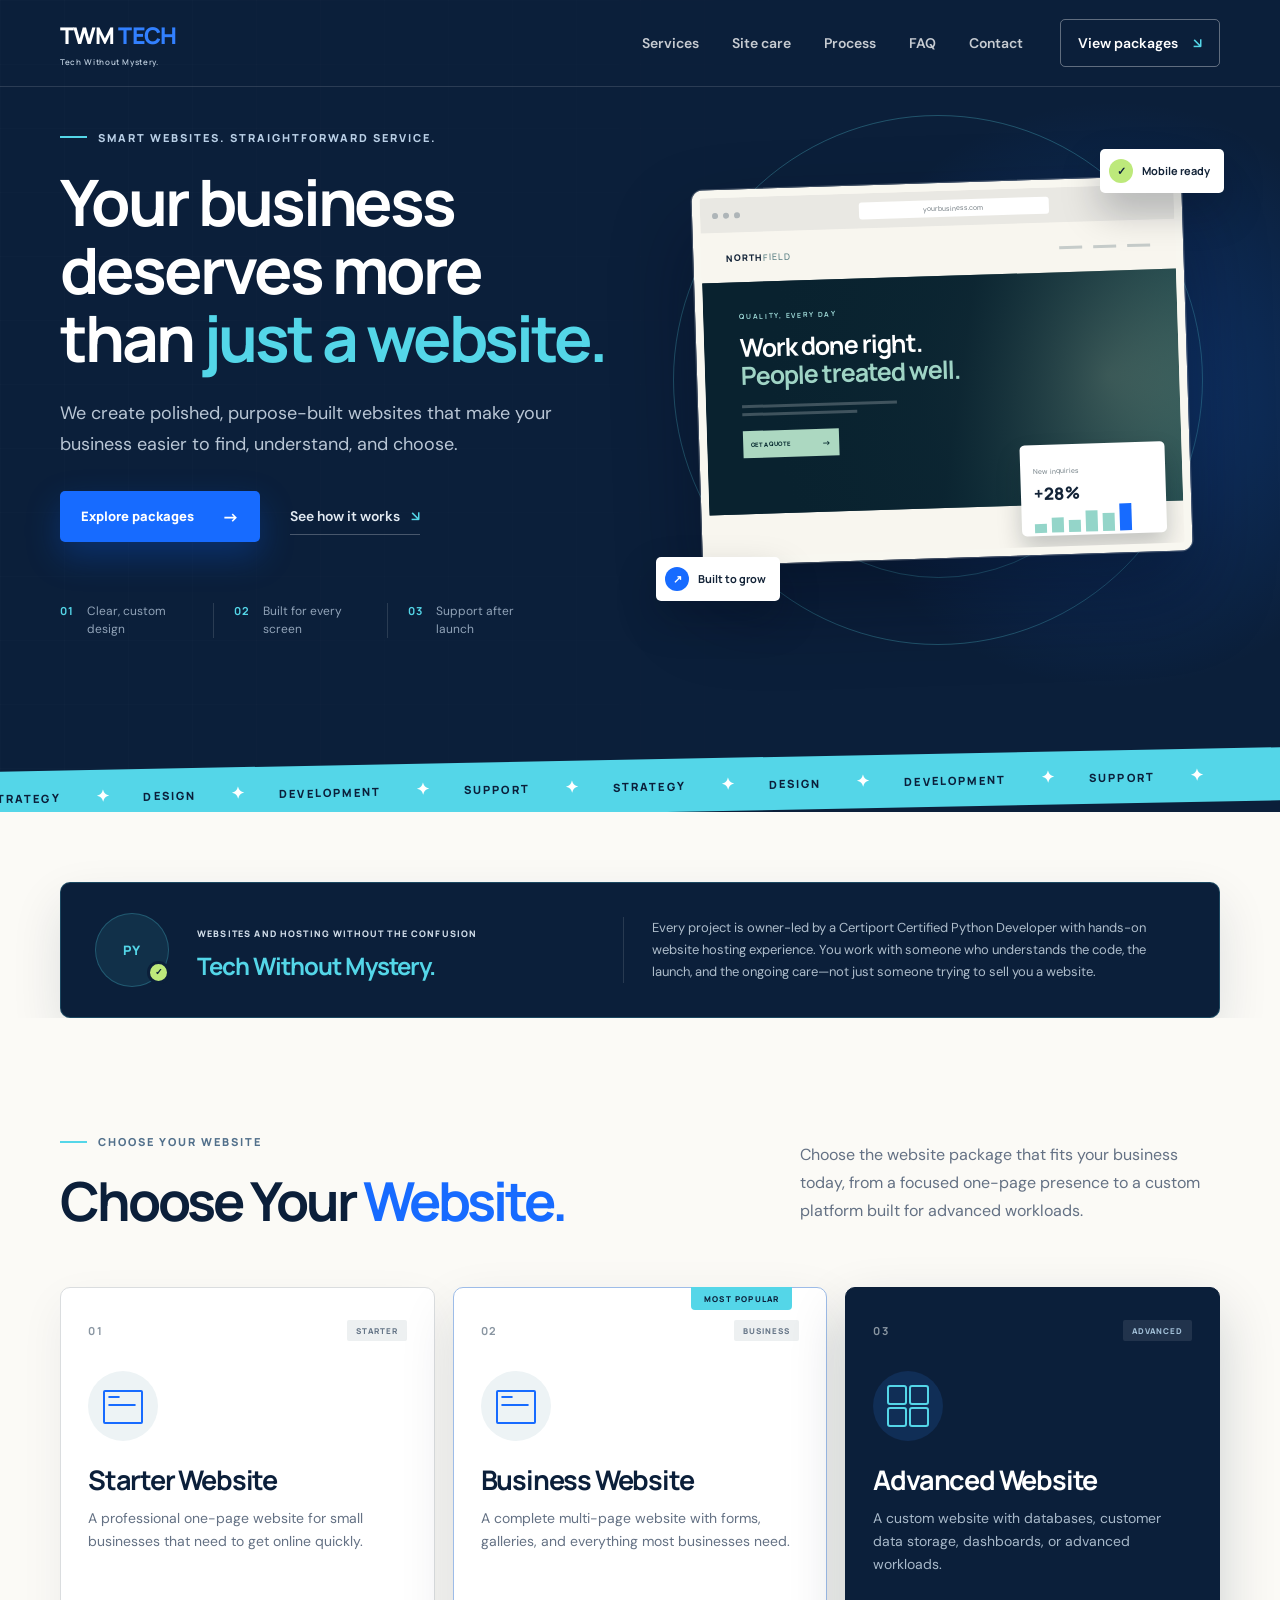
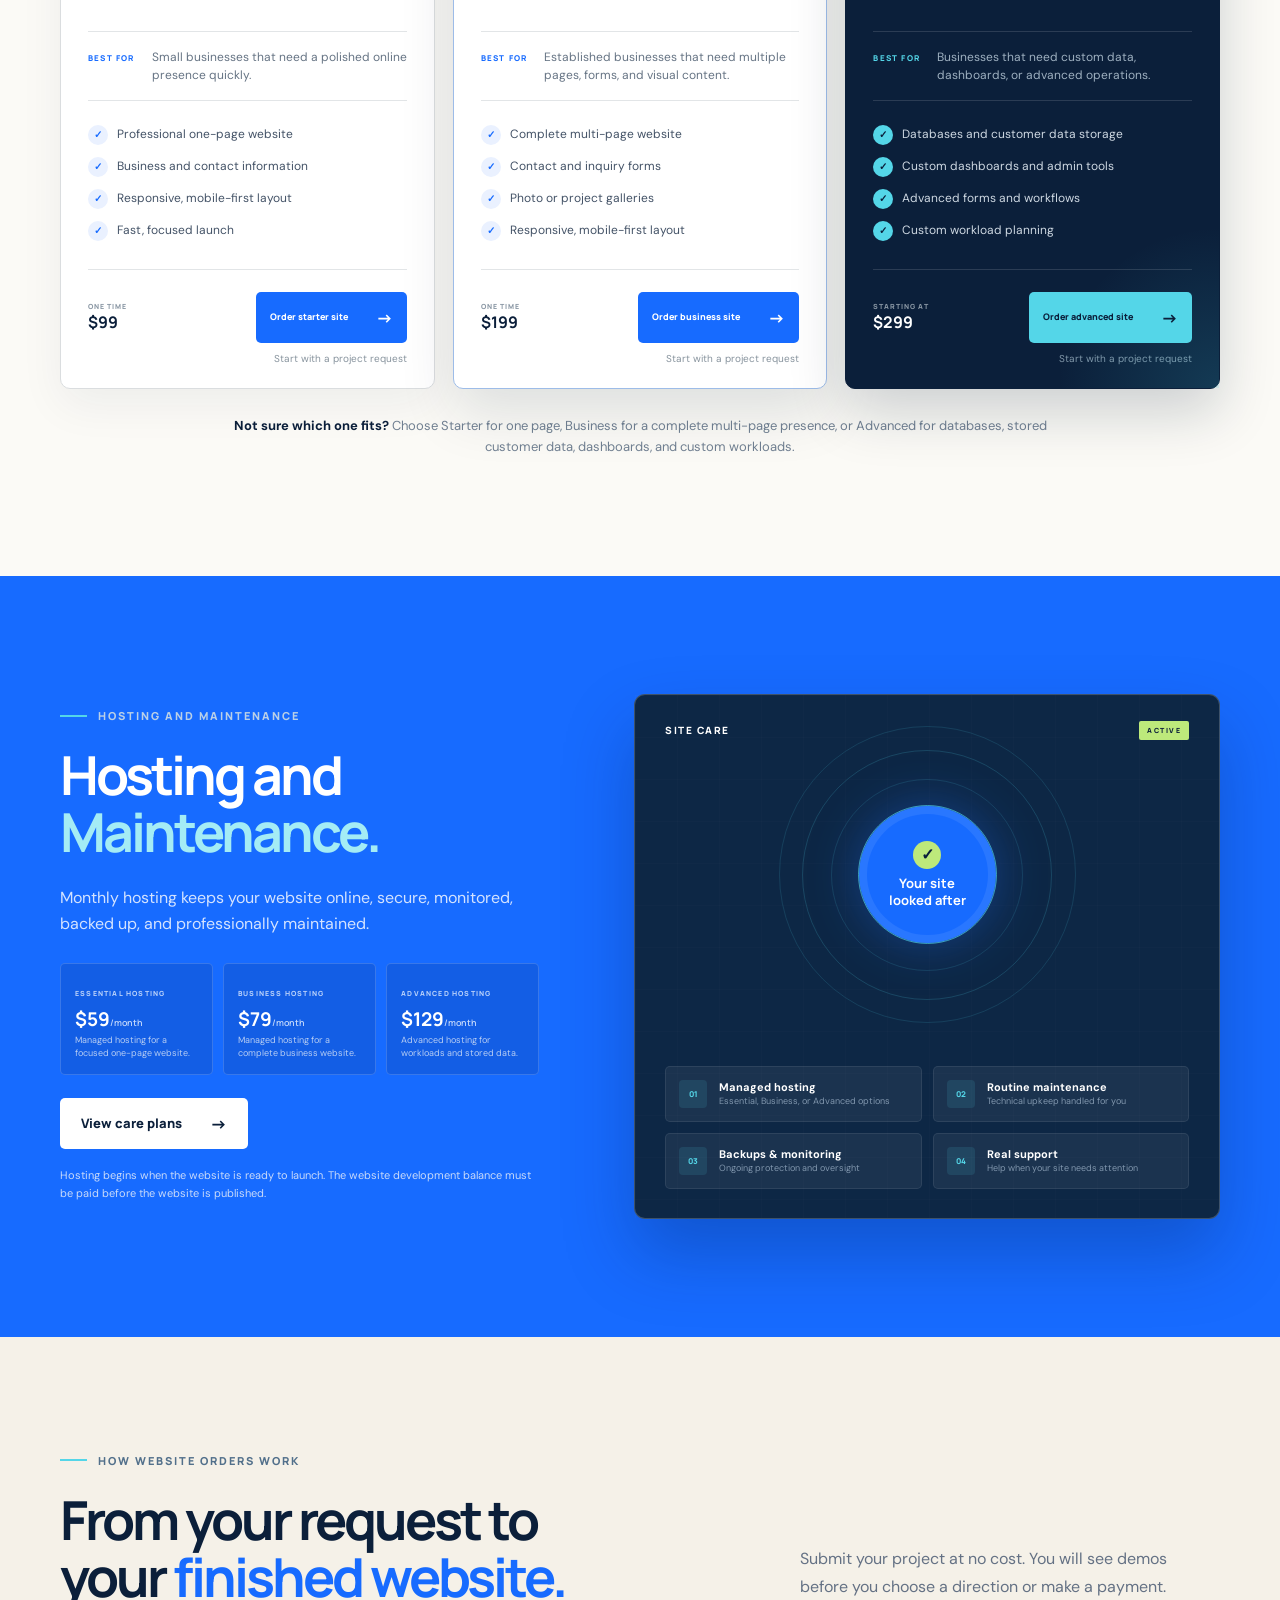
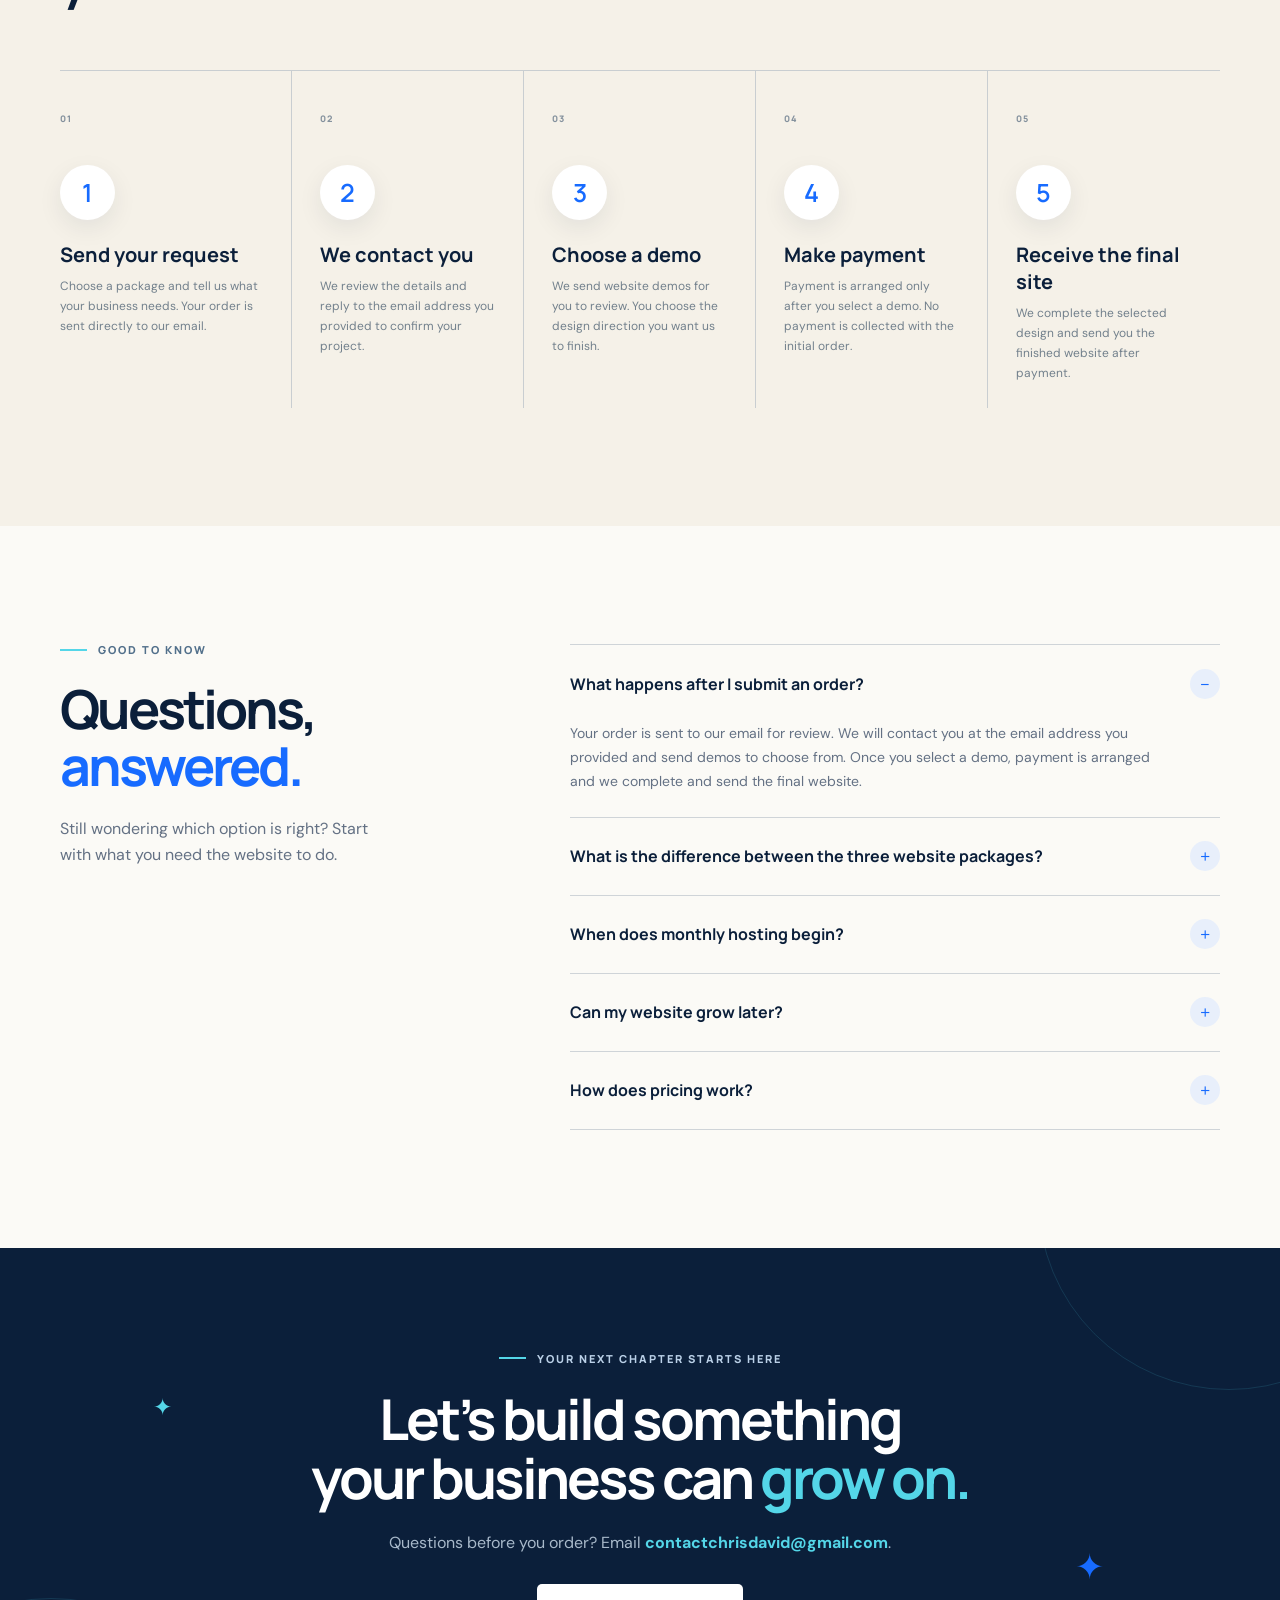
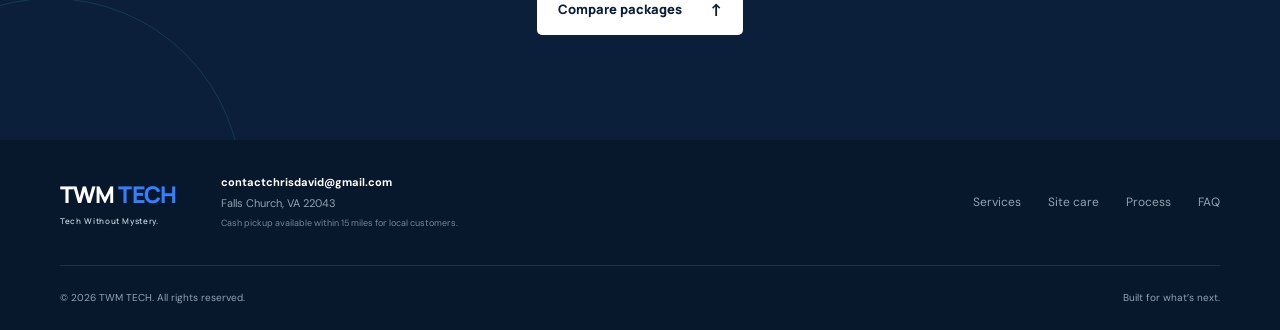
<file: index.html>
<!DOCTYPE html>
<html lang="en">
  <head>
    <meta charset="UTF-8" />
    <meta name="viewport" content="width=device-width, initial-scale=1.0" />
    <meta property="og:type" content="website" />
    <meta property="og:site_name" content="TWM TECH" />
    <meta property="og:title" content="TWM TECH - Websites built for business" />
    <meta property="og:description" content="Polished, purpose-built websites that make your business easier to find, understand, and choose." />
    <meta name="twitter:card" content="summary" />
    <link rel="icon" type="image/png" href="favicon.png" />
    <link rel="apple-touch-icon" href="favicon.png" />
    <meta
      name="description"
      content="TWM TECH creates polished business websites—from simple informational sites to powerful custom platforms."
    />
    <title>TWM TECH — Websites built for business</title>
    <link rel="preconnect" href="https://fonts.googleapis.com" />
    <link rel="preconnect" href="https://fonts.gstatic.com" crossorigin />
    <link
      href="https://fonts.googleapis.com/css2?family=DM+Sans:wght@400;500;600;700&family=Manrope:wght@500;600;700;800&display=swap"
      rel="stylesheet"
    />
    <link rel="stylesheet" href="styles.css" />
    <script src="script.js" defer></script>
  </head>
  <body>
    <a class="skip-link" href="#main">Skip to content</a>

    <header class="site-header" id="top">
      <div class="shell nav-wrap">
        <a class="brand" href="#top" aria-label="TWM TECH home">
          <span class="brand-name">TWM <b>TECH</b></span>
          <span class="brand-tagline">Tech Without Mystery.</span>
        </a>

        <button class="menu-button" type="button" aria-expanded="false" aria-controls="site-nav">
          <span></span><span></span><span></span>
          <span class="sr-only">Toggle navigation</span>
        </button>

        <nav class="site-nav" id="site-nav" aria-label="Main navigation">
          <a href="#services">Services</a>
          <a href="#care">Site care</a>
          <a href="#process">Process</a>
          <a href="#faq">FAQ</a>
          <a href="#contact">Contact</a>
          <a class="nav-cta" href="#services">View packages <span>↘</span></a>
        </nav>
      </div>
    </header>

    <main id="main">
      <section class="hero">
        <div class="shell hero-grid">
          <div class="hero-copy reveal">
            <div class="eyebrow"><span></span> Smart websites. Straightforward service.</div>
            <h1>Your business deserves more than <em>just a website.</em></h1>
            <p>
              We create polished, purpose-built websites that make your business easier to find,
              understand, and choose.
            </p>
            <div class="hero-actions">
              <a class="button button-primary" href="#services">Explore packages <span>→</span></a>
              <a class="text-link" href="#process">See how it works <span>↘</span></a>
            </div>
            <div class="hero-proof" aria-label="Service benefits">
              <div><strong>01</strong><span>Clear, custom<br />design</span></div>
              <div><strong>02</strong><span>Built for every<br />screen</span></div>
              <div><strong>03</strong><span>Support after<br />launch</span></div>
            </div>
          </div>

          <div class="hero-visual reveal" aria-label="Illustration of a responsive business website">
            <div class="orbit orbit-one"></div>
            <div class="orbit orbit-two"></div>
            <div class="window-card">
              <div class="window-bar">
                <span></span><span></span><span></span>
                <div>yourbusiness.com</div>
              </div>
              <div class="mock-nav">
                <div class="mock-logo">NORTH<span>FIELD</span></div>
                <div class="mock-links"><i></i><i></i><i></i></div>
              </div>
              <div class="mock-body">
                <div class="mock-label">QUALITY, EVERY DAY</div>
                <div class="mock-title">Work done right.<br /><span>People treated well.</span></div>
                <div class="mock-lines"><i></i><i></i></div>
                <div class="mock-button">GET A QUOTE <b>→</b></div>
              </div>
              <div class="mock-stat">
                <span>New inquiries</span>
                <strong>+28%</strong>
                <div><i></i><i></i><i></i><i></i><i></i><i></i></div>
              </div>
            </div>
            <div class="floating-pill pill-top"><i>✓</i> Mobile ready</div>
            <div class="floating-pill pill-bottom"><i>↗</i> Built to grow</div>
          </div>
        </div>
        <div class="hero-ribbon" aria-hidden="true">
          <div>
            <span>STRATEGY</span><b>✦</b><span>DESIGN</span><b>✦</b><span>DEVELOPMENT</span><b>✦</b><span>SUPPORT</span><b>✦</b>
            <span>STRATEGY</span><b>✦</b><span>DESIGN</span><b>✦</b><span>DEVELOPMENT</span><b>✦</b><span>SUPPORT</span><b>✦</b>
          </div>
        </div>
      </section>

      <section class="credentials" aria-labelledby="credentials-title">
        <div class="shell credentials-card reveal">
          <div class="credentials-badge" aria-hidden="true">
            <strong>PY</strong>
            <span>✓</span>
          </div>
          <div class="credentials-title">
            <small>WEBSITES AND HOSTING WITHOUT THE CONFUSION</small>
            <h2 id="credentials-title"><em>Tech Without Mystery.</em></h2>
          </div>
          <p>
            Every project is owner-led by a Certiport Certified Python Developer with hands-on website
            hosting experience. You work with someone who understands the code, the launch, and
            the ongoing care—not just someone trying to sell you a website.
          </p>
        </div>
      </section>

      <section class="services section" id="services">
        <div class="shell">
          <div class="section-heading reveal">
            <div>
              <div class="eyebrow eyebrow-dark"><span></span> Choose your website</div>
              <h2>Choose Your <em>Website.</em></h2>
            </div>
            <p>
              Choose the website package that fits your business today, from a focused one-page
              presence to a custom platform built for advanced workloads.
            </p>
          </div>

          <div class="package-grid">
            <article class="package-card package-simple reveal">
              <div class="package-topline">
                <span class="package-number">01</span>
                <span class="package-tag">STARTER</span>
              </div>
              <div class="package-icon simple-icon" aria-hidden="true">
                <span></span><span></span><span></span>
              </div>
              <h3>Starter Website</h3>
              <p class="package-lead">
                A professional one-page website for small businesses that need to get online quickly.
              </p>
              <div class="best-for">
                <strong>BEST FOR</strong>
                <span>Small businesses that need a polished online presence quickly.</span>
              </div>
              <ul class="feature-list">
                <li><i>✓</i> Professional one-page website</li>
                <li><i>✓</i> Business and contact information</li>
                <li><i>✓</i> Responsive, mobile-first layout</li>
                <li><i>✓</i> Fast, focused launch</li>
              </ul>
              <div class="package-footer">
                <div><small>ONE TIME</small><strong>$99</strong></div>
                <a class="button order-button" href="order.html?package=starter">
                  Order starter site <span>→</span>
                </a>
              </div>
              <p class="coming-soon">Start with a project request</p>
            </article>

            <article class="package-card package-business reveal">
              <div class="popular-flag">MOST POPULAR</div>
              <div class="package-topline">
                <span class="package-number">02</span>
                <span class="package-tag">BUSINESS</span>
              </div>
              <div class="package-icon simple-icon" aria-hidden="true">
                <span></span><span></span><span></span>
              </div>
              <h3>Business Website</h3>
              <p class="package-lead">
                A complete multi-page website with forms, galleries, and everything most businesses need.
              </p>
              <div class="best-for">
                <strong>BEST FOR</strong>
                <span>Established businesses that need multiple pages, forms, and visual content.</span>
              </div>
              <ul class="feature-list">
                <li><i>✓</i> Complete multi-page website</li>
                <li><i>✓</i> Contact and inquiry forms</li>
                <li><i>✓</i> Photo or project galleries</li>
                <li><i>✓</i> Responsive, mobile-first layout</li>
              </ul>
              <div class="package-footer">
                <div><small>ONE TIME</small><strong>$199</strong></div>
                <a class="button order-button" href="order.html?package=business">
                  Order business site <span>→</span>
                </a>
              </div>
              <p class="coming-soon">Start with a project request</p>
            </article>

            <article class="package-card package-advanced reveal">
              <div class="package-topline">
                <span class="package-number">03</span>
                <span class="package-tag">ADVANCED</span>
              </div>
              <div class="package-icon advanced-icon" aria-hidden="true">
                <span></span><span></span><span></span><span></span>
              </div>
              <h3>Advanced Website</h3>
              <p class="package-lead">
                A custom website with databases, customer data storage, dashboards, or advanced workloads.
              </p>
              <div class="best-for">
                <strong>BEST FOR</strong>
                <span>Businesses that need custom data, dashboards, or advanced operations.</span>
              </div>
              <ul class="feature-list">
                <li><i>✓</i> Databases and customer data storage</li>
                <li><i>✓</i> Custom dashboards and admin tools</li>
                <li><i>✓</i> Advanced forms and workflows</li>
                <li><i>✓</i> Custom workload planning</li>
              </ul>
              <div class="package-footer">
                <div><small>STARTING AT</small><strong>$299</strong></div>
                <a class="button order-button" href="order.html?package=advanced">
                  Order advanced site <span>→</span>
                </a>
              </div>
              <p class="coming-soon">Start with a project request</p>
            </article>
          </div>

          <div class="comparison-note reveal">
            <span>Not sure which one fits?</span>
            Choose Starter for one page, Business for a complete multi-page presence, or Advanced
            for databases, stored customer data, dashboards, and custom workloads.
          </div>
        </div>
      </section>

      <section class="care section" id="care">
        <div class="shell care-grid">
          <div class="care-copy reveal">
            <div class="eyebrow"><span></span> Hosting and maintenance</div>
            <h2>Hosting and<br /><em>Maintenance.</em></h2>
            <p>
              Monthly hosting keeps your website online, secure, monitored, backed up, and
              professionally maintained.
            </p>
            <div class="care-prices">
              <div>
                <span>ESSENTIAL HOSTING</span>
                <strong>$59<small>/month</small></strong>
                <p>Managed hosting for a focused one-page website.</p>
              </div>
              <div>
                <span>BUSINESS HOSTING</span>
                <strong>$79<small>/month</small></strong>
                <p>Managed hosting for a complete business website.</p>
              </div>
              <div>
                <span>ADVANCED HOSTING</span>
                <strong>$129<small>/month</small></strong>
                <p>Advanced hosting for workloads and stored data.</p>
              </div>
            </div>
            <a class="button button-light" href="subscription.html">
              View care plans <span>→</span>
            </a>
            <p class="care-terms">Hosting begins when the website is ready to launch. The website development balance must be paid before the website is published.</p>
          </div>

          <div class="care-panel reveal">
            <div class="care-panel-top">
              <span>SITE CARE</span>
              <i>ACTIVE</i>
            </div>
            <div class="uptime-orbit">
              <div><strong>✓</strong><span>Your site<br />looked after</span></div>
            </div>
            <div class="care-features">
              <div><i>01</i><span><strong>Managed hosting</strong>Essential, Business, or Advanced options</span></div>
              <div><i>02</i><span><strong>Routine maintenance</strong>Technical upkeep handled for you</span></div>
              <div><i>03</i><span><strong>Backups & monitoring</strong>Ongoing protection and oversight</span></div>
              <div><i>04</i><span><strong>Real support</strong>Help when your site needs attention</span></div>
            </div>
          </div>
        </div>
      </section>

      <section class="process section" id="process">
        <div class="shell">
          <div class="section-heading process-heading reveal">
            <div>
              <div class="eyebrow eyebrow-dark"><span></span> How website orders work</div>
              <h2>From your request to<br />your <em>finished website.</em></h2>
            </div>
            <p>Submit your project at no cost. You will see demos before you choose a direction or make a payment.</p>
          </div>

          <div class="process-list">
            <article class="process-item reveal">
              <span class="process-num">01</span>
              <div class="process-symbol" aria-hidden="true">1</div>
              <h3>Send your request</h3>
              <p>Choose a package and tell us what your business needs. Your order is sent directly to our email.</p>
            </article>
            <article class="process-item reveal">
              <span class="process-num">02</span>
              <div class="process-symbol" aria-hidden="true">2</div>
              <h3>We contact you</h3>
              <p>We review the details and reply to the email address you provided to confirm your project.</p>
            </article>
            <article class="process-item reveal">
              <span class="process-num">03</span>
              <div class="process-symbol" aria-hidden="true">3</div>
              <h3>Choose a demo</h3>
              <p>We send website demos for you to review. You choose the design direction you want us to finish.</p>
            </article>
            <article class="process-item reveal">
              <span class="process-num">04</span>
              <div class="process-symbol" aria-hidden="true">4</div>
              <h3>Make payment</h3>
              <p>Payment is arranged only after you select a demo. No payment is collected with the initial order.</p>
            </article>
            <article class="process-item reveal">
              <span class="process-num">05</span>
              <div class="process-symbol" aria-hidden="true">5</div>
              <h3>Receive the final site</h3>
              <p>We complete the selected design and send you the finished website after payment.</p>
            </article>
          </div>
        </div>
      </section>

      <section class="faq section" id="faq">
        <div class="shell faq-grid">
          <div class="faq-title reveal">
            <div class="eyebrow eyebrow-dark"><span></span> Good to know</div>
            <h2>Questions,<br /><em>answered.</em></h2>
            <p>Still wondering which option is right? Start with what you need the website to do.</p>
          </div>

          <div class="accordion reveal">
            <div class="faq-item open">
              <button type="button" aria-expanded="true">
                <span>What happens after I submit an order?</span><i>&minus;</i>
              </button>
              <div class="faq-answer">
                <p>
                  Your order is sent to our email for review. We will contact you at the email address
                  you provided and send demos to choose from. Once you select a demo, payment is arranged
                  and we complete and send the final website.
                </p>
              </div>
            </div>
            <div class="faq-item">
              <button type="button" aria-expanded="false">
                <span>What is the difference between the three website packages?</span><i>+</i>
              </button>
              <div class="faq-answer">
                <p>
                  Starter is a focused one-page website, Business is a complete multi-page website
                  with forms and galleries, and Advanced adds databases, stored data, dashboards, or custom workloads.
                </p>
              </div>
            </div>
            <div class="faq-item">
              <button type="button" aria-expanded="false">
                <span>When does monthly hosting begin?</span><i>+</i>
              </button>
              <div class="faq-answer"><p>Hosting begins when the website is ready to launch. Essential Hosting is $59/month, Business Hosting is $79/month, and Advanced Hosting is $129/month. The website development balance must be paid before the website is published.</p></div>
            </div>
            <div class="faq-item">
              <button type="button" aria-expanded="false">
                <span>Can my website grow later?</span><i>+</i>
              </button>
              <div class="faq-answer"><p>Yes. We can plan the initial build around your current needs while leaving room for future features and content.</p></div>
            </div>
            <div class="faq-item">
              <button type="button" aria-expanded="false">
                <span>How does pricing work?</span><i>+</i>
              </button>
              <div class="faq-answer"><p>A Starter Website is $99 one time, a Business Website is $199 one time, and an Advanced Website starts at $299. Hosting begins when the website is ready to launch, after the website development balance is paid.</p></div>
            </div>
          </div>
        </div>
      </section>

      <section class="final-cta" id="contact">
        <div class="shell final-cta-inner reveal">
          <div class="spark spark-one" aria-hidden="true">✦</div>
          <div class="spark spark-two" aria-hidden="true">✦</div>
          <div class="eyebrow"><span></span> Your next chapter starts here</div>
          <h2>Let’s build something<br />your business can <em>grow on.</em></h2>
          <p>Questions before you order? Email <a href="mailto:contactchrisdavid@gmail.com">contactchrisdavid@gmail.com</a>.</p>
          <a class="button button-light" href="#services">Compare packages <span>↑</span></a>
        </div>
      </section>
    </main>

    <footer class="site-footer">
      <div class="shell footer-top">
        <a class="brand footer-brand" href="#top" aria-label="TWM TECH home">
          <span class="brand-name">TWM <b>TECH</b></span>
          <span class="brand-tagline">Tech Without Mystery.</span>
        </a>
        <div class="footer-contact">
          <a href="mailto:contactchrisdavid@gmail.com">contactchrisdavid@gmail.com</a>
          <span>Falls Church, VA 22043</span>
          <small>Cash pickup available within 15 miles for local customers.</small>
        </div>
        <nav aria-label="Footer navigation">
          <a href="#services">Services</a><a href="#care">Site care</a><a href="#process">Process</a><a href="#faq">FAQ</a>
        </nav>
      </div>
      <div class="shell footer-bottom">
        <span>© <span id="year"></span> TWM TECH. All rights reserved.</span>
        <span>Built for what’s next.</span>
      </div>
    </footer>
  </body>
</html>
</file>
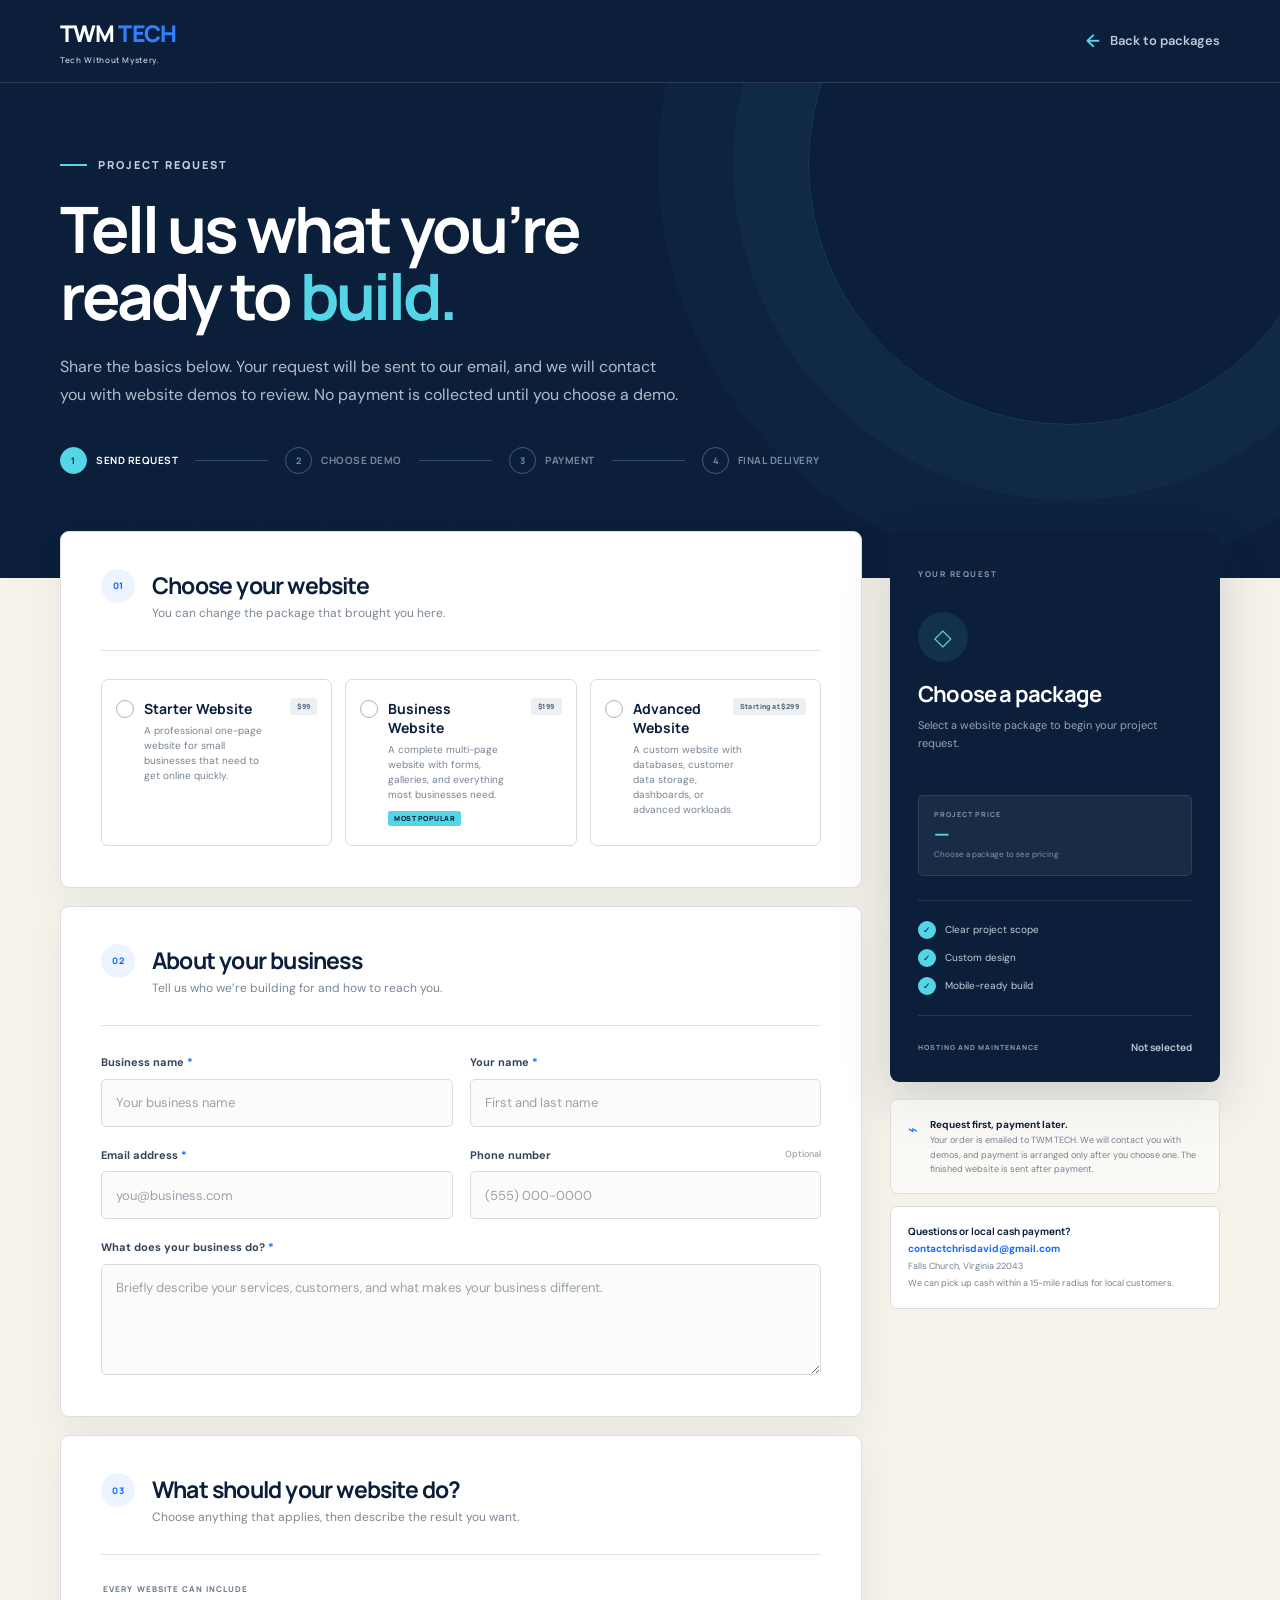
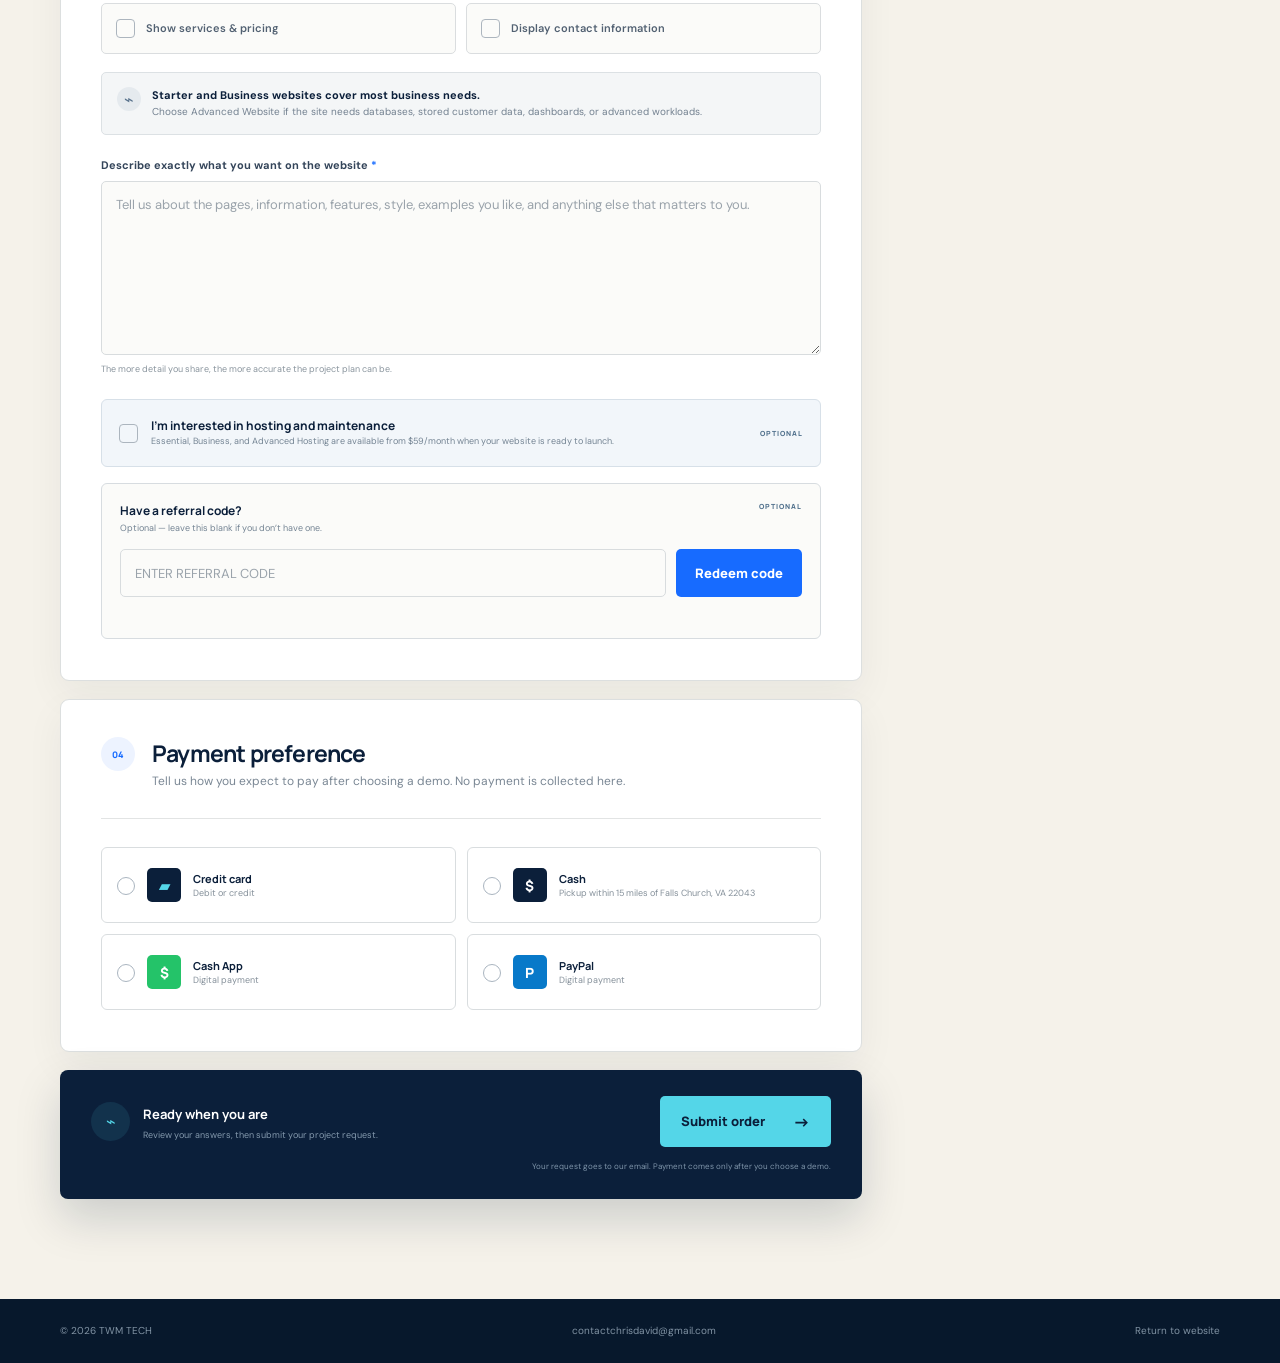
<file: order.html>
<!DOCTYPE html>
<html lang="en">
  <head>
    <meta charset="UTF-8" />
    <meta name="viewport" content="width=device-width, initial-scale=1.0" />
    <meta property="og:type" content="website" />
    <meta property="og:site_name" content="TWM TECH" />
    <meta property="og:title" content="Start your project - TWM TECH" />
    <meta property="og:description" content="Tell TWM TECH about your website project." />
    <meta name="twitter:card" content="summary" />
    <link rel="icon" type="image/png" href="favicon.png" />
    <link rel="apple-touch-icon" href="favicon.png" />
    <meta name="description" content="Tell TWM TECH about your website project." />
    <title>Start your project — TWM TECH</title>
    <link rel="preconnect" href="https://fonts.googleapis.com" />
    <link rel="preconnect" href="https://fonts.gstatic.com" crossorigin />
    <link
      href="https://fonts.googleapis.com/css2?family=DM+Sans:wght@400;500;600;700&family=Manrope:wght@500;600;700;800&display=swap"
      rel="stylesheet"
    />
    <link rel="stylesheet" href="styles.css" />
    <link rel="stylesheet" href="order.css" />
    <script src="order.js" defer></script>
  </head>
  <body class="order-page">
    <a class="skip-link" href="#order-form">Skip to form</a>

    <header class="order-header">
      <div class="shell order-nav">
        <a class="brand" href="index.html" aria-label="TWM TECH home">
          <span class="brand-name">TWM <b>TECH</b></span>
          <span class="brand-tagline">Tech Without Mystery.</span>
        </a>
        <a class="back-link" href="index.html#services"><span>←</span> Back to packages</a>
      </div>
    </header>

    <main>
      <section class="order-hero">
        <div class="shell order-hero-inner">
          <div class="eyebrow"><span></span> Project request</div>
          <h1>Tell us what you’re<br />ready to <em>build.</em></h1>
          <p>
            Share the basics below. Your request will be sent to our email, and we will contact you
            with website demos to review. No payment is collected until you choose a demo.
          </p>
          <div class="order-progress" aria-label="Order progress">
            <div class="active"><i>1</i><span>Send request</span></div>
            <b></b>
            <div><i>2</i><span>Choose demo</span></div>
            <b></b>
            <div><i>3</i><span>Payment</span></div>
            <b></b>
            <div><i>4</i><span>Final delivery</span></div>
          </div>
        </div>
      </section>

      <section class="order-content">
        <div class="shell order-layout">
          <form class="project-form" id="order-form" novalidate>
            <input class="form-trap" type="text" name="website" tabindex="-1" autocomplete="off" aria-hidden="true" />
            <div class="form-section">
              <div class="form-section-heading">
                <span>01</span>
                <div>
                  <h2>Choose your website</h2>
                  <p>You can change the package that brought you here.</p>
                </div>
              </div>

              <fieldset class="package-options">
                <legend class="sr-only">Website package</legend>
                <label class="select-card">
                  <input type="radio" name="website_package" value="Starter Website" data-package="starter" required />
                  <span class="radio-mark"></span>
                  <span class="option-copy">
                    <strong>Starter Website</strong>
                    <small>A professional one-page website for small businesses that need to get online quickly.</small>
                  </span>
                  <span class="option-tag">$99</span>
                </label>
                <label class="select-card popular-select">
                  <input type="radio" name="website_package" value="Business Website" data-package="business" required />
                  <span class="radio-mark"></span>
                  <span class="option-copy">
                    <strong>Business Website</strong>
                    <small>A complete multi-page website with forms, galleries, and everything most businesses need.</small>
                    <b class="option-badge">Most Popular</b>
                  </span>
                  <span class="option-tag">$199</span>
                </label>
                <label class="select-card advanced-select">
                  <input type="radio" name="website_package" value="Advanced Website" data-package="advanced" required />
                  <span class="radio-mark"></span>
                  <span class="option-copy">
                    <strong>Advanced Website</strong>
                    <small>A custom website with databases, customer data storage, dashboards, or advanced workloads.</small>
                  </span>
                  <span class="option-tag">Starting at $299</span>
                </label>
              </fieldset>
            </div>

            <div class="form-section">
              <div class="form-section-heading">
                <span>02</span>
                <div>
                  <h2>About your business</h2>
                  <p>Tell us who we’re building for and how to reach you.</p>
                </div>
              </div>

              <div class="form-grid">
                <label class="field">
                  <span>Business name <b>*</b></span>
                  <input type="text" name="business_name" placeholder="Your business name" autocomplete="organization" required />
                </label>
                <label class="field">
                  <span>Your name <b>*</b></span>
                  <input type="text" name="contact_name" placeholder="First and last name" autocomplete="name" required />
                </label>
                <label class="field">
                  <span>Email address <b>*</b></span>
                  <input type="email" name="email" placeholder="you@business.com" autocomplete="email" required />
                </label>
                <label class="field">
                  <span>Phone number <small>Optional</small></span>
                  <input type="tel" name="phone" placeholder="(555) 000-0000" autocomplete="tel" />
                </label>
                <label class="field full-field">
                  <span>What does your business do? <b>*</b></span>
                  <textarea name="business_description" rows="4" placeholder="Briefly describe your services, customers, and what makes your business different." required></textarea>
                </label>
              </div>
            </div>

            <div class="form-section">
              <div class="form-section-heading">
                <span>03</span>
                <div>
                  <h2>What should your website do?</h2>
                  <p>Choose anything that applies, then describe the result you want.</p>
                </div>
              </div>

              <fieldset class="needs-grid">
                <legend class="needs-legend">Every website can include</legend>
                <label><input type="checkbox" name="website_needs" value="Show services and pricing" /><i>✓</i><span>Show services & pricing</span></label>
                <label><input type="checkbox" name="website_needs" value="Display contact information" /><i>✓</i><span>Display contact information</span></label>
              </fieldset>

              <div class="capability-guidance" id="capability-guidance" aria-live="polite">
                <i>⌁</i>
                <p><strong>Starter and Business websites cover most business needs.</strong>Choose Advanced Website if the site needs databases, stored customer data, dashboards, or advanced workloads.</p>
              </div>

              <div class="advanced-needs" id="advanced-needs" hidden>
                <div class="advanced-needs-title">
                  <span>ADVANCED ONLY</span>
                  <p>Workloads, stored data, and administrative features</p>
                </div>
                <fieldset class="needs-grid">
                  <legend class="sr-only">Advanced website capabilities</legend>
                  <label><input type="checkbox" name="website_needs" value="Accept job applications" data-advanced-need disabled /><i>✓</i><span>Accept job applications</span></label>
                  <label><input type="checkbox" name="website_needs" value="Schedule appointments" data-advanced-need disabled /><i>✓</i><span>Schedule appointments</span></label>
                  <label><input type="checkbox" name="website_needs" value="Store customer or business data" data-advanced-need disabled /><i>✓</i><span>Store business data</span></label>
                  <label><input type="checkbox" name="website_needs" value="Provide an admin panel" data-advanced-need disabled /><i>✓</i><span>Include an admin panel</span></label>
                </fieldset>
              </div>

              <label class="field project-details">
                <span>Describe exactly what you want on the website <b>*</b></span>
                <textarea
                  name="website_request"
                  rows="7"
                  placeholder="Tell us about the pages, information, features, style, examples you like, and anything else that matters to you."
                  required
                ></textarea>
                <small>The more detail you share, the more accurate the project plan can be.</small>
              </label>

              <label class="care-choice">
                <input type="checkbox" name="monthly_site_care" value="Yes" />
                <i>✓</i>
                <span>
                  <strong>I’m interested in hosting and maintenance</strong>
                  <small>Essential, Business, and Advanced Hosting are available from $59/month when your website is ready to launch.</small>
                </span>
                <b>OPTIONAL</b>
              </label>

              <div class="referral-card" id="referral-card">
                <div class="referral-heading">
                  <div>
                    <strong>Have a referral code?</strong>
                    <small>Optional — leave this blank if you don’t have one.</small>
                  </div>
                  <b>OPTIONAL</b>
                </div>
                <div class="referral-controls">
                  <label class="field referral-field" for="referral-code">
                    <span class="sr-only">Referral code</span>
                    <input
                      id="referral-code"
                      type="text"
                      name="referral_code"
                      placeholder="Enter referral code"
                      maxlength="40"
                      autocomplete="off"
                      autocapitalize="characters"
                      spellcheck="false"
                    />
                  </label>
                  <button class="button redeem-referral" id="redeem-referral" type="button">Redeem code</button>
                </div>
                <p class="referral-status" id="referral-status" aria-live="polite"></p>
                <div class="referral-benefits" id="referral-benefits" hidden>
                  <strong><span>✓</span> <b id="redeemed-referral-code">Referral code</b> redeemed</strong>
                  <p>Your referral includes:</p>
                  <ul>
                    <li>30 days of free post-launch support</li>
                    <li>Bug fixes for problems caused by your original website code</li>
                    <li>Help with small text or image changes</li>
                    <li>Basic troubleshooting</li>
                    <li>One scheduled website update</li>
                  </ul>
                </div>
              </div>
            </div>

            <div class="form-section">
              <div class="form-section-heading">
                <span>04</span>
                <div>
                  <h2>Payment preference</h2>
                  <p>Tell us how you expect to pay after choosing a demo. No payment is collected here.</p>
                </div>
              </div>

              <fieldset class="payment-grid">
                <legend class="sr-only">Expected payment method</legend>
                <label class="payment-card">
                  <input type="radio" name="payment_method" value="Credit card" required />
                  <span class="radio-mark"></span>
                  <i class="payment-icon card-icon">▰</i>
                  <span><strong>Credit card</strong><small>Debit or credit</small></span>
                </label>
                <label class="payment-card">
                  <input type="radio" name="payment_method" value="Cash" required />
                  <span class="radio-mark"></span>
                  <i class="payment-icon">$</i>
                  <span><strong>Cash</strong><small>Pickup within 15 miles of Falls Church, VA 22043</small></span>
                </label>
                <label class="payment-card">
                  <input type="radio" name="payment_method" value="Cash App" required />
                  <span class="radio-mark"></span>
                  <i class="payment-icon cashapp-icon">$</i>
                  <span><strong>Cash App</strong><small>Digital payment</small></span>
                </label>
                <label class="payment-card">
                  <input type="radio" name="payment_method" value="PayPal" required />
                  <span class="radio-mark"></span>
                  <i class="payment-icon paypal-icon">P</i>
                  <span><strong>PayPal</strong><small>Digital payment</small></span>
                </label>
              </fieldset>
            </div>

            <div class="form-submit-area">
              <div class="submit-lock" aria-hidden="true">⌁</div>
              <div>
                <strong id="submit-heading">Ready when you are</strong>
                <p id="submit-copy">Review your answers, then submit your project request.</p>
              </div>
              <button class="button submit-order" type="button">
                Submit order <span>→</span>
              </button>
              <small class="submit-note" id="submit-status" aria-live="polite">Your request goes to our email. Payment comes only after you choose a demo.</small>
            </div>
          </form>

          <aside class="order-aside">
            <div class="aside-card">
              <span class="aside-label">YOUR REQUEST</span>
              <div class="selected-package-icon">◇</div>
              <h2 id="summary-package">Choose a package</h2>
              <p id="summary-description">Select a website package to begin your project request.</p>
              <div class="summary-price">
                <span>PROJECT PRICE</span>
                <strong id="summary-price">—</strong>
                <small id="summary-price-note">Choose a package to see pricing</small>
              </div>
              <ul id="summary-features">
                <li><i>✓</i> Clear project scope</li>
                <li><i>✓</i> Custom design</li>
                <li><i>✓</i> Mobile-ready build</li>
              </ul>
              <div class="summary-care">
                <span>HOSTING AND MAINTENANCE</span>
                <strong id="summary-care">Not selected</strong>
              </div>
            </div>
            <div class="privacy-note">
              <i>⌁</i>
              <p><strong>Request first, payment later.</strong>Your order is emailed to TWM TECH. We will contact you with demos, and payment is arranged only after you choose one. The finished website is sent after payment.</p>
            </div>
            <div class="contact-note">
              <strong>Questions or local cash payment?</strong>
              <a href="mailto:contactchrisdavid@gmail.com">contactchrisdavid@gmail.com</a>
              <span>Falls Church, Virginia 22043</span>
              <small>We can pick up cash within a 15-mile radius for local customers.</small>
            </div>
          </aside>
        </div>
      </section>
    </main>

    <footer class="order-footer">
      <div class="shell">
        <span>© <span id="year"></span> TWM TECH</span>
        <a href="mailto:contactchrisdavid@gmail.com">contactchrisdavid@gmail.com</a>
        <a href="index.html">Return to website</a>
      </div>
    </footer>
  </body>
</html>
</file>
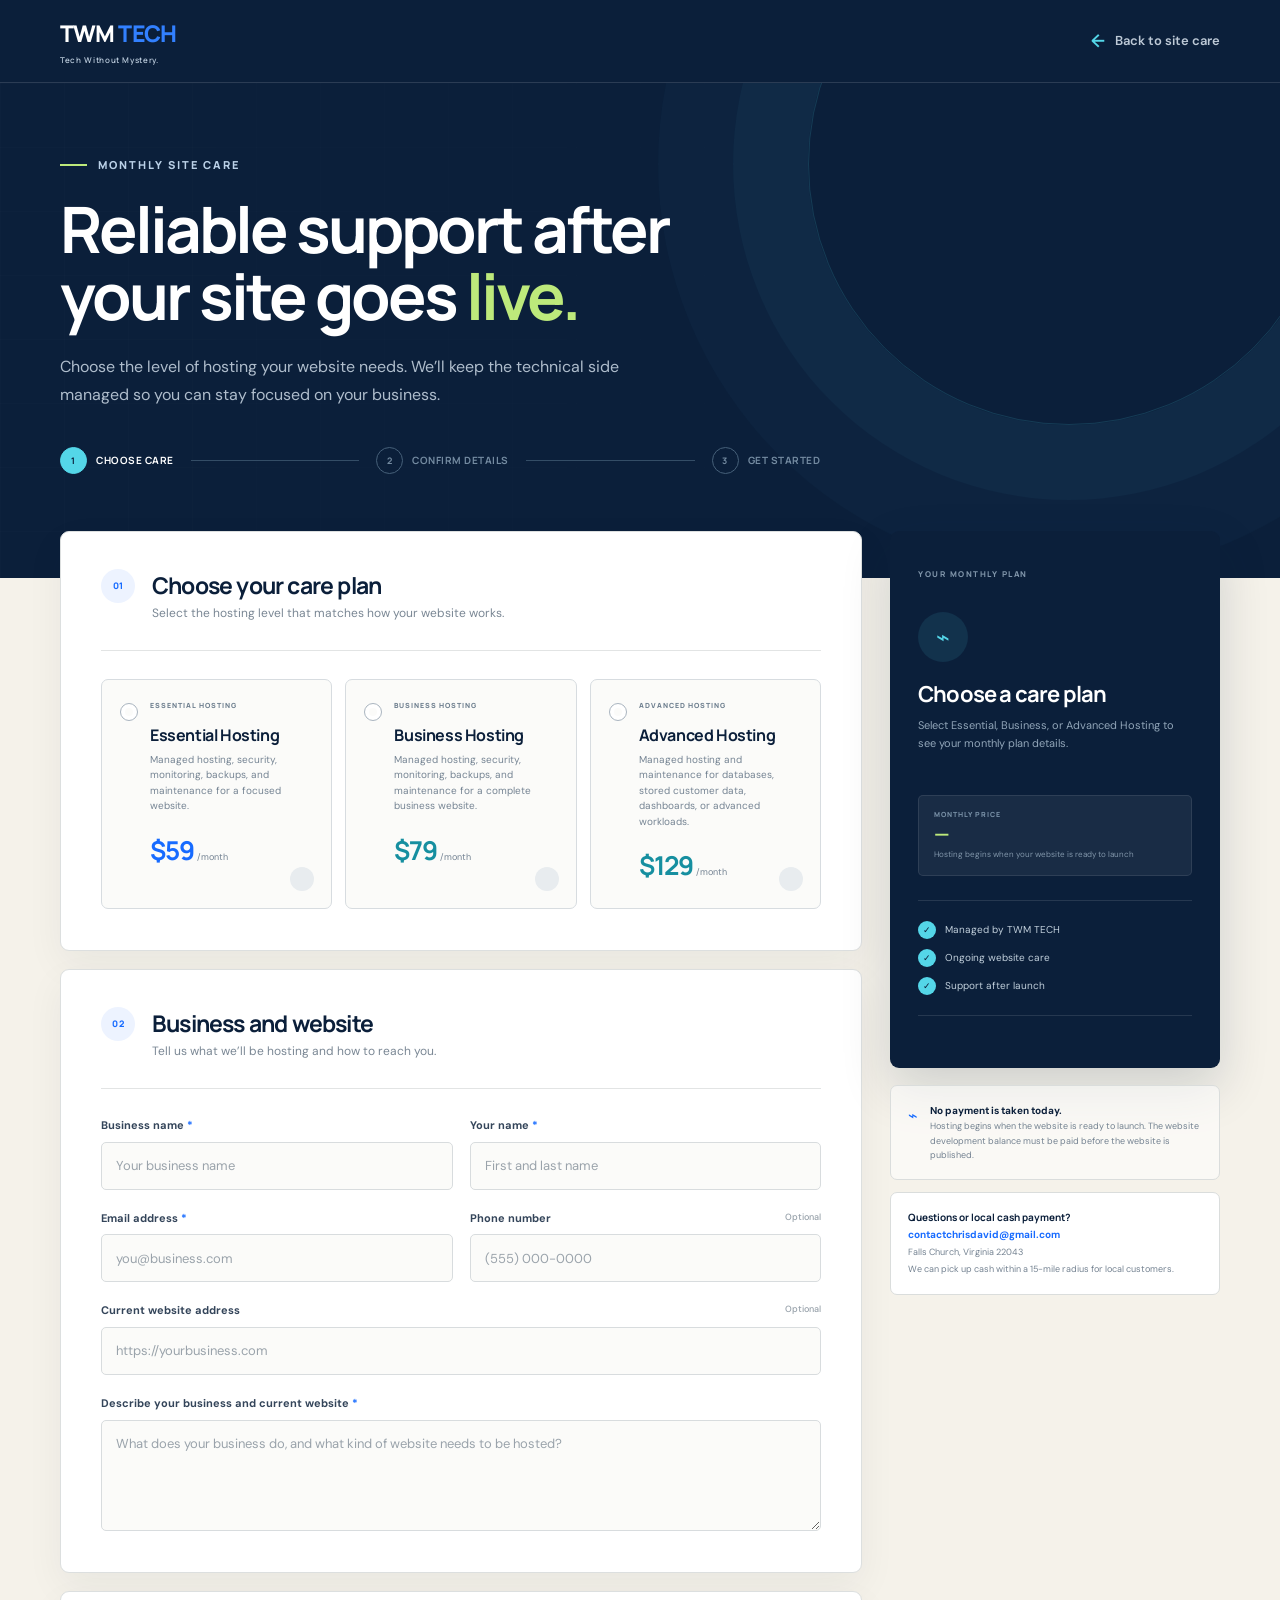
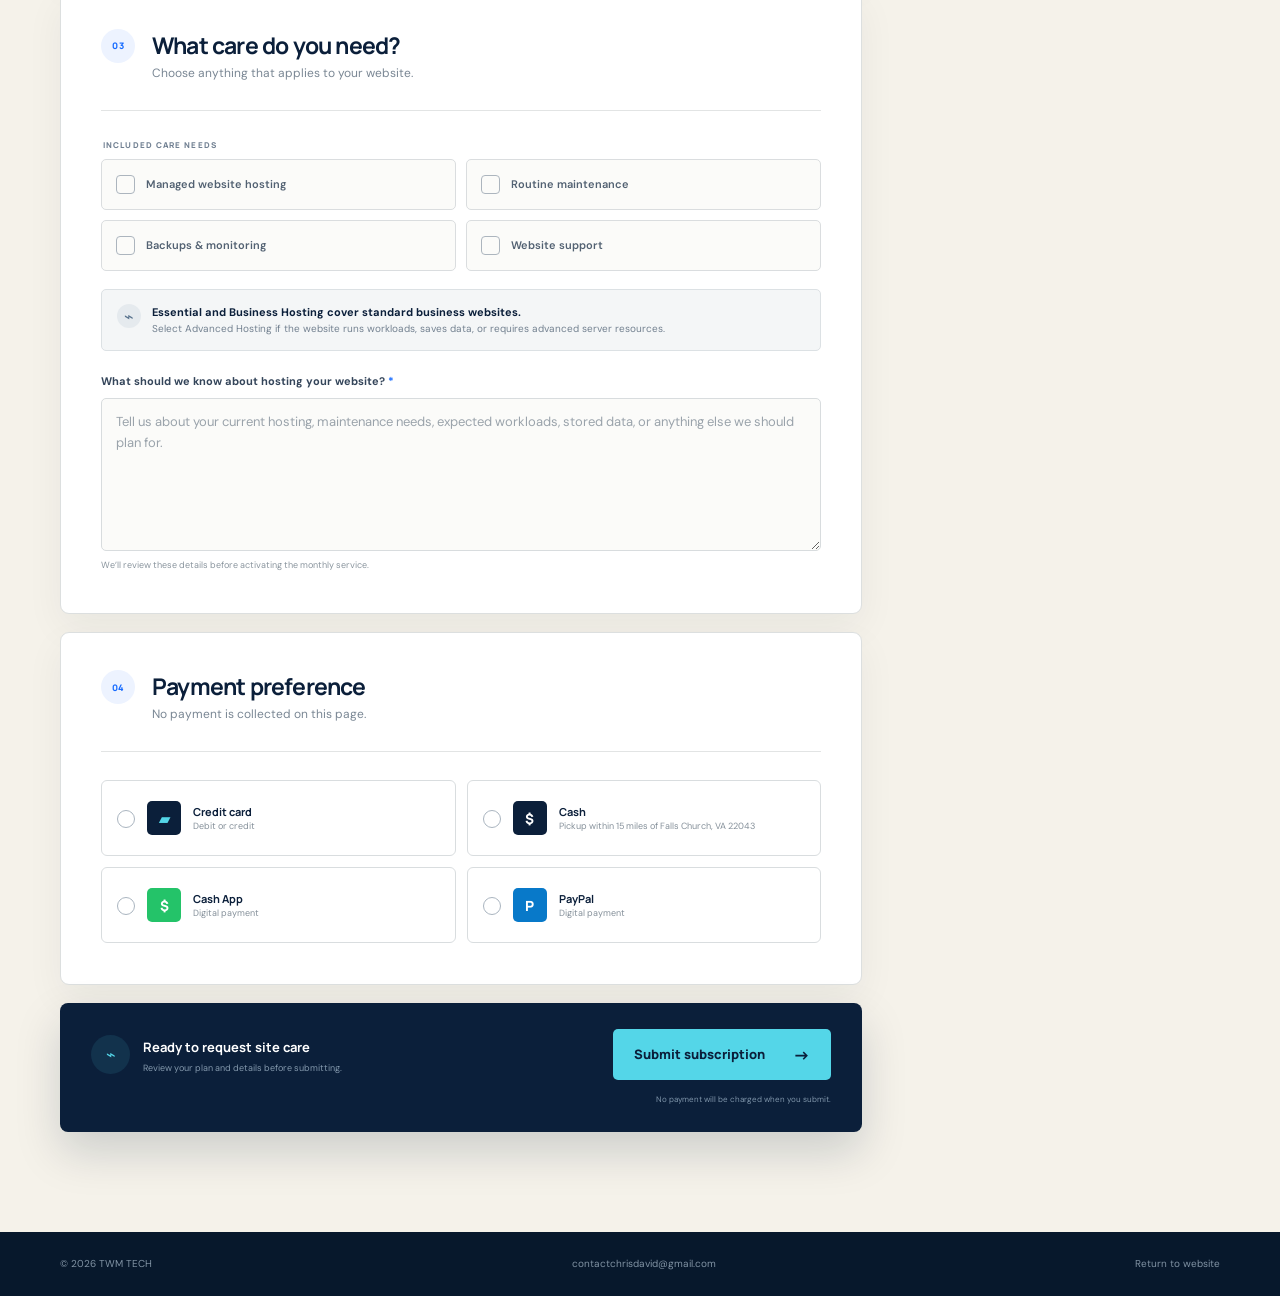
<file: subscription.html>
<!DOCTYPE html>
<html lang="en">
  <head>
    <meta charset="UTF-8" />
    <meta name="viewport" content="width=device-width, initial-scale=1.0" />
    <meta property="og:type" content="website" />
    <meta property="og:site_name" content="TWM TECH" />
    <meta property="og:title" content="Monthly site care - TWM TECH" />
    <meta property="og:description" content="Choose a monthly website hosting and maintenance plan from TWM TECH." />
    <meta name="twitter:card" content="summary" />
    <link rel="icon" type="image/png" href="favicon.png" />
    <link rel="apple-touch-icon" href="favicon.png" />
    <meta name="description" content="Choose a monthly website hosting and maintenance plan from TWM TECH." />
    <title>Monthly site care — TWM TECH</title>
    <link rel="preconnect" href="https://fonts.googleapis.com" />
    <link rel="preconnect" href="https://fonts.gstatic.com" crossorigin />
    <link href="https://fonts.googleapis.com/css2?family=DM+Sans:wght@400;500;600;700&family=Manrope:wght@500;600;700;800&display=swap" rel="stylesheet" />
    <link rel="stylesheet" href="styles.css" />
    <link rel="stylesheet" href="order.css" />
    <link rel="stylesheet" href="subscription.css" />
    <script src="subscription.js" defer></script>
  </head>
  <body class="order-page subscription-page">
    <a class="skip-link" href="#subscription-form">Skip to form</a>

    <header class="order-header">
      <div class="shell order-nav">
        <a class="brand" href="index.html" aria-label="TWM TECH home">
          <span class="brand-name">TWM <b>TECH</b></span>
          <span class="brand-tagline">Tech Without Mystery.</span>
        </a>
        <a class="back-link" href="index.html#care"><span>←</span> Back to site care</a>
      </div>
    </header>

    <main>
      <section class="order-hero subscription-hero">
        <div class="shell order-hero-inner">
          <div class="eyebrow"><span></span> Monthly site care</div>
          <h1>Reliable support after<br />your site goes <em>live.</em></h1>
          <p>
            Choose the level of hosting your website needs. We’ll keep the technical side managed
            so you can stay focused on your business.
          </p>
          <div class="order-progress" aria-label="Subscription progress">
            <div class="active"><i>1</i><span>Choose care</span></div>
            <b></b>
            <div><i>2</i><span>Confirm details</span></div>
            <b></b>
            <div><i>3</i><span>Get started</span></div>
          </div>
        </div>
      </section>

      <section class="order-content">
        <div class="shell order-layout">
          <form class="project-form" id="subscription-form" novalidate>
            <input class="form-trap" type="text" name="website" tabindex="-1" autocomplete="off" aria-hidden="true" />

            <div class="form-section">
              <div class="form-section-heading">
                <span>01</span>
                <div>
                  <h2>Choose your care plan</h2>
                  <p>Select the hosting level that matches how your website works.</p>
                </div>
              </div>

              <fieldset class="subscription-options">
                <legend class="sr-only">Monthly site care plan</legend>
                <label class="subscription-card">
                  <input type="radio" name="website_package" value="Essential Hosting ($59/month)" data-plan="essential" required />
                  <span class="radio-mark"></span>
                  <span class="subscription-plan-copy">
                    <span class="plan-label">ESSENTIAL HOSTING</span>
                    <strong>Essential Hosting</strong>
                    <small>Managed hosting, security, monitoring, backups, and maintenance for a focused website.</small>
                    <span class="plan-price"><b>$59</b>/month</span>
                  </span>
                  <i>✓</i>
                </label>
                <label class="subscription-card business-hosting-card">
                  <input type="radio" name="website_package" value="Business Hosting ($79/month)" data-plan="business" required />
                  <span class="radio-mark"></span>
                  <span class="subscription-plan-copy">
                    <span class="plan-label">BUSINESS HOSTING</span>
                    <strong>Business Hosting</strong>
                    <small>Managed hosting, security, monitoring, backups, and maintenance for a complete business website.</small>
                    <span class="plan-price"><b>$79</b>/month</span>
                  </span>
                  <i>✓</i>
                </label>
                <label class="subscription-card advanced-hosting-card">
                  <input type="radio" name="website_package" value="Advanced Hosting ($129/month)" data-plan="advanced" required />
                  <span class="radio-mark"></span>
                  <span class="subscription-plan-copy">
                    <span class="plan-label">ADVANCED HOSTING</span>
                    <strong>Advanced Hosting</strong>
                    <small>Managed hosting and maintenance for databases, stored customer data, dashboards, or advanced workloads.</small>
                    <span class="plan-price"><b>$129</b>/month</span>
                  </span>
                  <i>✓</i>
                </label>
              </fieldset>
            </div>

            <div class="form-section">
              <div class="form-section-heading">
                <span>02</span>
                <div>
                  <h2>Business and website</h2>
                  <p>Tell us what we’ll be hosting and how to reach you.</p>
                </div>
              </div>

              <div class="form-grid">
                <label class="field">
                  <span>Business name <b>*</b></span>
                  <input type="text" name="business_name" placeholder="Your business name" autocomplete="organization" required />
                </label>
                <label class="field">
                  <span>Your name <b>*</b></span>
                  <input type="text" name="contact_name" placeholder="First and last name" autocomplete="name" required />
                </label>
                <label class="field">
                  <span>Email address <b>*</b></span>
                  <input type="email" name="email" placeholder="you@business.com" autocomplete="email" required />
                </label>
                <label class="field">
                  <span>Phone number <small>Optional</small></span>
                  <input type="tel" name="phone" placeholder="(555) 000-0000" autocomplete="tel" />
                </label>
                <label class="field full-field">
                  <span>Current website address <small>Optional</small></span>
                  <input type="url" name="current_site_url" placeholder="https://yourbusiness.com" autocomplete="url" />
                </label>
                <label class="field full-field">
                  <span>Describe your business and current website <b>*</b></span>
                  <textarea name="business_description" rows="4" placeholder="What does your business do, and what kind of website needs to be hosted?" required></textarea>
                </label>
              </div>
            </div>

            <div class="form-section">
              <div class="form-section-heading">
                <span>03</span>
                <div>
                  <h2>What care do you need?</h2>
                  <p>Choose anything that applies to your website.</p>
                </div>
              </div>

              <fieldset class="needs-grid">
                <legend class="needs-legend">Included care needs</legend>
                <label><input type="checkbox" name="website_needs" value="Managed website hosting" /><i>✓</i><span>Managed website hosting</span></label>
                <label><input type="checkbox" name="website_needs" value="Routine website maintenance" /><i>✓</i><span>Routine maintenance</span></label>
                <label><input type="checkbox" name="website_needs" value="Website backups and monitoring" /><i>✓</i><span>Backups & monitoring</span></label>
                <label><input type="checkbox" name="website_needs" value="Website support" /><i>✓</i><span>Website support</span></label>
              </fieldset>

              <div class="capability-guidance" id="care-guidance" aria-live="polite">
                <i>⌁</i>
                <p><strong>Essential and Business Hosting cover standard business websites.</strong>Select Advanced Hosting if the website runs workloads, saves data, or requires advanced server resources.</p>
              </div>

              <div class="advanced-needs" id="advanced-hosting-needs" hidden>
                <div class="advanced-needs-title">
                  <span>ADVANCED ONLY</span>
                  <p>Advanced hosting, workloads, and stored data</p>
                </div>
                <fieldset class="needs-grid">
                  <legend class="sr-only">Advanced hosting requirements</legend>
                  <label><input type="checkbox" name="website_needs" value="Advanced hosting" data-advanced-hosting-need disabled /><i>✓</i><span>Advanced hosting</span></label>
                  <label><input type="checkbox" name="website_needs" value="Database and data storage" data-advanced-hosting-need disabled /><i>✓</i><span>Database & data storage</span></label>
                  <label><input type="checkbox" name="website_needs" value="Workload monitoring" data-advanced-hosting-need disabled /><i>✓</i><span>Workload monitoring</span></label>
                  <label><input type="checkbox" name="website_needs" value="Advanced website maintenance" data-advanced-hosting-need disabled /><i>✓</i><span>Advanced maintenance</span></label>
                </fieldset>
              </div>

              <label class="field project-details">
                <span>What should we know about hosting your website? <b>*</b></span>
                <textarea name="website_request" rows="6" placeholder="Tell us about your current hosting, maintenance needs, expected workloads, stored data, or anything else we should plan for." required></textarea>
                <small>We’ll review these details before activating the monthly service.</small>
              </label>
            </div>

            <div class="form-section">
              <div class="form-section-heading">
                <span>04</span>
                <div>
                  <h2>Payment preference</h2>
                  <p>No payment is collected on this page.</p>
                </div>
              </div>

              <fieldset class="payment-grid">
                <legend class="sr-only">Expected payment method</legend>
                <label class="payment-card"><input type="radio" name="payment_method" value="Credit card" required /><span class="radio-mark"></span><i class="payment-icon card-icon">▰</i><span><strong>Credit card</strong><small>Debit or credit</small></span></label>
                <label class="payment-card"><input type="radio" name="payment_method" value="Cash" required /><span class="radio-mark"></span><i class="payment-icon">$</i><span><strong>Cash</strong><small>Pickup within 15 miles of Falls Church, VA 22043</small></span></label>
                <label class="payment-card"><input type="radio" name="payment_method" value="Cash App" required /><span class="radio-mark"></span><i class="payment-icon cashapp-icon">$</i><span><strong>Cash App</strong><small>Digital payment</small></span></label>
                <label class="payment-card"><input type="radio" name="payment_method" value="PayPal" required /><span class="radio-mark"></span><i class="payment-icon paypal-icon">P</i><span><strong>PayPal</strong><small>Digital payment</small></span></label>
              </fieldset>
            </div>

            <div class="form-submit-area">
              <div class="submit-lock" aria-hidden="true">⌁</div>
              <div>
                <strong id="submit-heading">Ready to request site care</strong>
                <p id="submit-copy">Review your plan and details before submitting.</p>
              </div>
              <button class="button submit-order" type="button">Submit subscription <span>→</span></button>
              <small class="submit-note" id="submit-status" aria-live="polite">No payment will be charged when you submit.</small>
            </div>
          </form>

          <aside class="order-aside">
            <div class="aside-card subscription-summary">
              <span class="aside-label">YOUR MONTHLY PLAN</span>
              <div class="selected-package-icon">⌁</div>
              <h2 id="summary-package">Choose a care plan</h2>
              <p id="summary-description">Select Essential, Business, or Advanced Hosting to see your monthly plan details.</p>
              <div class="summary-price">
                <span>MONTHLY PRICE</span>
                <strong id="summary-price">—</strong>
                <small id="summary-price-note">Hosting begins when your website is ready to launch</small>
              </div>
              <ul id="summary-features">
                <li><i>✓</i> Managed by TWM TECH</li>
                <li><i>✓</i> Ongoing website care</li>
                <li><i>✓</i> Support after launch</li>
              </ul>
            </div>
            <div class="privacy-note">
              <i>⌁</i>
              <p><strong>No payment is taken today.</strong>Hosting begins when the website is ready to launch. The website development balance must be paid before the website is published.</p>
            </div>
            <div class="contact-note">
              <strong>Questions or local cash payment?</strong>
              <a href="mailto:contactchrisdavid@gmail.com">contactchrisdavid@gmail.com</a>
              <span>Falls Church, Virginia 22043</span>
              <small>We can pick up cash within a 15-mile radius for local customers.</small>
            </div>
          </aside>
        </div>
      </section>
    </main>

    <footer class="order-footer">
      <div class="shell"><span>© <span id="year"></span> TWM TECH</span><a href="mailto:contactchrisdavid@gmail.com">contactchrisdavid@gmail.com</a><a href="index.html">Return to website</a></div>
    </footer>
  </body>
</html>
</file>
<file: styles.css>
:root {
  --navy: #0b1f3a;
  --navy-2: #102946;
  --ink: #132337;
  --blue: #176bff;
  --blue-bright: #3280ff;
  --cyan: #54d6e8;
  --cream: #f5f1e8;
  --paper: #fbfaf6;
  --white: #ffffff;
  --muted: #647184;
  --line: #d7dce1;
  --lime: #bde97b;
  --display: "Manrope", sans-serif;
  --body: "DM Sans", sans-serif;
  --shadow: 0 26px 70px rgba(7, 25, 48, 0.14);
}

* { box-sizing: border-box; }
html { max-width: 100%; overflow-x: hidden; scroll-behavior: smooth; }
body {
  max-width: 100%;
  overflow-x: hidden;
  margin: 0;
  color: var(--ink);
  background: var(--paper);
  font-family: var(--body);
  font-size: 16px;
  line-height: 1.6;
  -webkit-font-smoothing: antialiased;
}
body.menu-open { overflow: hidden; }
a { color: inherit; text-decoration: none; }
button { font: inherit; }
.shell { width: min(1160px, calc(100% - 48px)); margin: 0 auto; }
.section { padding: 118px 0; }
.sr-only { position: absolute; width: 1px; height: 1px; padding: 0; margin: -1px; overflow: hidden; clip: rect(0, 0, 0, 0); white-space: nowrap; border: 0; }
.skip-link { position: fixed; left: 16px; top: -60px; z-index: 1000; background: white; color: var(--navy); padding: 10px 16px; border-radius: 4px; }
.skip-link:focus { top: 16px; }

.site-header {
  position: absolute;
  z-index: 50;
  top: 0;
  left: 0;
  width: 100%;
  color: white;
  border-bottom: 1px solid rgba(255,255,255,.13);
}
.site-header.scrolled { position: fixed; background: rgba(9, 28, 52, .95); backdrop-filter: blur(16px); box-shadow: 0 8px 30px rgba(4, 15, 31, .14); }
.nav-wrap { height: 86px; display: flex; align-items: center; justify-content: space-between; }
.brand { display: inline-flex; flex-direction: column; align-items: flex-start; justify-content: center; line-height: 1; }
.brand-name { color: white; font: 800 23px var(--display); letter-spacing: -.9px; }
.brand-name b { color: var(--blue-bright); font: inherit; }
.brand-tagline { margin-top: 5px; color: #b8c8d9; font: 600 8px var(--display); letter-spacing: .65px; }
.site-nav { display: flex; align-items: center; gap: 33px; font-weight: 600; font-size: 14px; }
.site-nav > a:not(.nav-cta) { opacity: .77; transition: opacity .2s; }
.site-nav > a:not(.nav-cta):hover { opacity: 1; }
.nav-cta { margin-left: 4px; padding: 12px 17px; border: 1px solid rgba(255,255,255,.35); border-radius: 5px; }
.nav-cta span { margin-left: 12px; color: var(--cyan); }
.menu-button { display: none; background: none; border: 0; padding: 8px; }
.menu-button > span:not(.sr-only) { display: block; width: 24px; height: 2px; background: white; margin: 5px 0; }

.hero { position: relative; overflow: hidden; color: white; background: var(--navy); }
.hero::before { content: ""; position: absolute; inset: 0; opacity: .27; background-image: linear-gradient(rgba(255,255,255,.045) 1px, transparent 1px), linear-gradient(90deg, rgba(255,255,255,.045) 1px, transparent 1px); background-size: 64px 64px; mask-image: linear-gradient(90deg, #000, transparent 82%); }
.hero::after { content: ""; position: absolute; width: 650px; height: 650px; top: 70px; right: -160px; border-radius: 50%; background: radial-gradient(circle, rgba(26,115,255,.27), transparent 64%); }
.hero-grid { position: relative; z-index: 2; display: grid; grid-template-columns: 1.03fr .97fr; gap: 70px; min-height: 760px; align-items: center; padding-top: 105px; padding-bottom: 95px; }
.eyebrow { display: flex; align-items: center; gap: 11px; margin-bottom: 25px; color: #bad0e7; font-family: var(--display); font-size: 11px; line-height: 1; letter-spacing: 2px; font-weight: 800; text-transform: uppercase; }
.eyebrow span { display: inline-block; width: 27px; height: 2px; background: var(--cyan); }
.eyebrow-dark { color: #52708b; }
.hero h1, .section-heading h2, .care h2, .faq h2, .final-cta h2 { margin: 0; font-family: var(--display); font-weight: 700; letter-spacing: -3px; line-height: 1.06; }
.hero h1 { max-width: 650px; font-size: clamp(46px, 5vw, 70px); }
h1 em, h2 em { color: var(--cyan); font-style: normal; }
.hero-copy > p { max-width: 555px; margin: 27px 0 31px; color: #b9c6d5; font-size: 18px; line-height: 1.72; }
.hero-actions { display: flex; align-items: center; gap: 30px; }
.button { min-height: 51px; display: inline-flex; align-items: center; justify-content: center; gap: 28px; padding: 0 21px; border: 0; border-radius: 5px; font-family: var(--display); font-size: 13px; font-weight: 800; cursor: pointer; transition: transform .2s, background .2s; }
.button:hover:not(:disabled) { transform: translateY(-2px); }
.button-primary { color: white; background: var(--blue); box-shadow: 0 14px 34px rgba(10, 96, 246, .28); }
.button-primary:hover { background: var(--blue-bright); }
.button span { font-size: 17px; }
.text-link { color: #e2eaf2; font-weight: 600; font-size: 14px; border-bottom: 1px solid rgba(255,255,255,.25); padding: 7px 0; }
.text-link span { margin-left: 8px; color: var(--cyan); }
.hero-proof { display: flex; gap: 0; margin-top: 61px; }
.hero-proof > div { display: flex; align-items: flex-start; gap: 13px; min-width: 154px; padding-right: 20px; margin-right: 20px; border-right: 1px solid rgba(255,255,255,.13); }
.hero-proof > div:last-child { margin: 0; border: 0; }
.hero-proof strong { color: var(--cyan); font: 700 11px var(--display); letter-spacing: 1px; }
.hero-proof span { color: #91a3b8; font-size: 12px; line-height: 1.45; }

.hero-visual { position: relative; min-height: 505px; }
.window-card { position: absolute; z-index: 3; top: 50px; left: 6px; width: 490px; height: 375px; overflow: hidden; color: var(--ink); background: #f8f6ef; border: 8px solid rgba(255,255,255,.06); outline: 1px solid rgba(255,255,255,.22); border-radius: 11px; box-shadow: 0 40px 80px rgba(0, 9, 25, .38); transform: rotate(-1.8deg); }
.window-bar { height: 35px; display: flex; align-items: center; gap: 5px; padding: 0 12px; background: #e9e8e3; }
.window-bar > span { width: 6px; height: 6px; border-radius: 50%; background: #aeb5b8; }
.window-bar div { width: 190px; height: 17px; margin: 0 auto; color: #788187; background: white; border-radius: 3px; font-size: 7px; line-height: 17px; text-align: center; }
.mock-nav { height: 50px; display: flex; align-items: center; justify-content: space-between; padding: 0 25px; }
.mock-logo { font: 800 9px var(--display); letter-spacing: 1px; }
.mock-logo span { color: #5c8185; font-weight: 500; }
.mock-links { display: flex; gap: 11px; }
.mock-links i { display: block; width: 23px; height: 3px; background: #c6ccca; }
.mock-body { height: 232px; padding: 30px 36px; background: linear-gradient(100deg, rgba(9,34,47,.98) 0%, rgba(9,34,47,.93) 53%, rgba(21,68,73,.62) 100%), radial-gradient(circle at 85% 45%, #b6c1a2, #294c51 45%, #09222f 80%); }
.mock-label { color: #9cd7d5; font: 700 7px var(--display); letter-spacing: 1.7px; }
.mock-title { margin-top: 13px; color: white; font: 700 25px/1.12 var(--display); letter-spacing: -1px; }
.mock-title span { color: #9fd4c5; }
.mock-lines { margin: 15px 0; }
.mock-lines i { display: block; width: 155px; height: 3px; margin: 5px 0; background: rgba(255,255,255,.22); }
.mock-lines i:last-child { width: 115px; }
.mock-button { display: flex; align-items: center; justify-content: space-between; width: 96px; padding: 7px 8px; color: #0a2d32; background: #acd8c1; font: 800 6px var(--display); }
.mock-button b { font-size: 9px; }
.mock-stat { position: absolute; z-index: 3; right: 17px; bottom: 11px; width: 145px; height: 91px; padding: 11px 13px; background: white; border-radius: 5px; box-shadow: 0 13px 25px rgba(9,23,33,.22); }
.mock-stat span { color: #748087; font-size: 7px; }
.mock-stat strong { display: block; font: 800 17px var(--display); }
.mock-stat > div { height: 28px; display: flex; align-items: flex-end; gap: 5px; }
.mock-stat i { display: block; width: 12px; background: #94d5c9; }
.mock-stat i:nth-child(1) { height: 9px; }.mock-stat i:nth-child(2) { height: 15px; }.mock-stat i:nth-child(3) { height: 12px; }.mock-stat i:nth-child(4) { height: 21px; }.mock-stat i:nth-child(5) { height: 18px; }.mock-stat i:nth-child(6) { height: 27px; background: var(--blue); }
.floating-pill { position: absolute; z-index: 5; display: flex; align-items: center; gap: 9px; padding: 10px 14px 10px 9px; color: var(--ink); background: white; border-radius: 5px; box-shadow: 0 18px 38px rgba(0, 10, 27, .25); font: 700 11px var(--display); }
.floating-pill i { display: grid; place-items: center; width: 24px; height: 24px; color: var(--navy); background: var(--lime); border-radius: 50%; font-style: normal; }
.pill-top { top: 16px; right: -4px; }
.pill-bottom { left: -35px; bottom: 37px; }
.pill-bottom i { color: white; background: var(--blue); }
.orbit { position: absolute; border: 1px solid rgba(90,217,232,.28); border-radius: 50%; }
.orbit-one { width: 530px; height: 530px; top: -18px; left: -18px; }
.orbit-two { width: 395px; height: 395px; top: 50px; left: 50px; }
.hero-ribbon { position: relative; z-index: 4; height: 52px; overflow: hidden; color: var(--navy); background: var(--cyan); transform: rotate(-1.1deg) scale(1.02); transform-origin: center; }
.hero-ribbon div { width: max-content; display: flex; align-items: center; gap: 34px; height: 100%; animation: ribbon 25s linear infinite; }
.hero-ribbon span { font: 800 11px var(--display); letter-spacing: 2px; }
.hero-ribbon b { color: white; }
@keyframes ribbon { to { transform: translateX(-50%); } }

.credentials { padding: 70px 0 0; background: var(--paper); }
.credentials-card { display: grid; grid-template-columns: auto .85fr 1.2fr; gap: 28px; align-items: center; padding: 30px 34px; color: white; background: var(--navy); border: 1px solid rgba(84,214,232,.22); border-radius: 10px; box-shadow: 0 22px 50px rgba(9,30,55,.12); }
.credentials-badge { position: relative; display: grid; place-items: center; width: 74px; height: 74px; color: var(--cyan); background: rgba(84,214,232,.09); border: 1px solid rgba(84,214,232,.25); border-radius: 50%; }
.credentials-badge strong { font: 800 13px var(--display); letter-spacing: 1px; }
.credentials-badge span { position: absolute; right: -2px; bottom: 2px; display: grid; place-items: center; width: 23px; height: 23px; color: var(--navy); background: var(--lime); border: 3px solid var(--navy); border-radius: 50%; font-size: 9px; font-weight: 800; }
.credentials-title small { color: #d2deea; font: 800 9px var(--display); letter-spacing: 1.15px; }
.credentials-title h2 { margin: 7px 0 0; color: white; font: 700 24px/1.25 var(--display); letter-spacing: -1px; }
.credentials-title h2 em { color: var(--cyan); font-style: normal; }
.credentials-card > p { margin: 0; padding-left: 28px; color: #aebdcb; border-left: 1px solid rgba(255,255,255,.12); font-size: 13px; line-height: 1.7; }

.services { background: var(--paper); }
.section-heading { display: grid; grid-template-columns: 1.2fr .8fr; gap: 110px; align-items: end; margin-bottom: 58px; }
.section-heading h2, .care h2, .faq h2 { font-size: clamp(38px, 4.2vw, 55px); color: var(--navy); }
.section-heading h2 em, .faq h2 em { color: var(--blue); }
.section-heading > p { margin: 0 0 4px; color: var(--muted); font-size: 16px; line-height: 1.75; }
.package-grid { display: grid; grid-template-columns: repeat(3, minmax(0, 1fr)); gap: 18px; }
.package-card { position: relative; display: flex; flex-direction: column; min-height: 688px; padding: 32px 27px 27px; border: 1px solid #dadddf; border-radius: 10px; background: white; box-shadow: 0 16px 45px rgba(15, 38, 62, .06); }
.package-business { border-color: #9dbce8; box-shadow: 0 24px 55px rgba(9, 30, 55, .12); }
.package-advanced { color: white; background: var(--navy); border-color: var(--navy); box-shadow: 0 24px 55px rgba(9, 30, 55, .19); }
.package-advanced::after { content: ""; position: absolute; inset: auto 0 0 auto; width: 170px; height: 170px; opacity: .45; background: radial-gradient(circle at 100% 100%, rgba(65,204,225,.35), transparent 67%); pointer-events: none; }
.popular-flag { position: absolute; top: -1px; right: 34px; padding: 6px 13px; color: var(--navy); background: var(--cyan); border-radius: 0 0 4px 4px; font: 800 8px var(--display); letter-spacing: 1.2px; }
.package-topline { display: flex; align-items: center; justify-content: space-between; }
.package-number { color: #8995a1; font: 700 11px var(--display); letter-spacing: 1.5px; }
.package-tag { padding: 5px 9px; color: #657587; background: #edf0f1; border-radius: 2px; font: 800 8px var(--display); letter-spacing: 1px; }
.package-advanced .package-tag { color: #a2c0d8; background: rgba(255,255,255,.09); }
.package-icon { position: relative; width: 70px; height: 70px; margin: 30px 0 20px; border-radius: 50%; background: #edf3f5; }
.simple-icon span { position: absolute; display: block; border: 2px solid var(--blue); border-radius: 2px; }
.simple-icon span:nth-child(1) { inset: 19px 15px 17px; }
.simple-icon span:nth-child(2) { left: 20px; top: 25px; width: 12px; height: 2px; border-width: 1px; }
.simple-icon span:nth-child(3) { left: 20px; top: 33px; width: 28px; height: 2px; border-width: 1px; }
.advanced-icon { background: rgba(51,135,255,.14); }
.advanced-icon span { position: absolute; display: block; width: 20px; height: 20px; border: 2px solid var(--cyan); border-radius: 3px; }
.advanced-icon span:nth-child(1) { top: 14px; left: 14px; }.advanced-icon span:nth-child(2) { top: 14px; right: 14px; }.advanced-icon span:nth-child(3) { bottom: 14px; left: 14px; }.advanced-icon span:nth-child(4) { bottom: 14px; right: 14px; }
.package-card h3 { margin: 0 0 9px; color: var(--navy); font: 700 27px var(--display); letter-spacing: -1.2px; }
.package-advanced h3 { color: white; }
.package-lead { min-height: 100px; max-width: 455px; margin: 0; color: var(--muted); font-size: 14px; line-height: 1.65; }
.package-advanced .package-lead { color: #a8b9ca; }
.best-for { display: flex; gap: 17px; margin: 24px 0; padding: 16px 0; border-top: 1px solid #e2e5e7; border-bottom: 1px solid #e2e5e7; }
.package-advanced .best-for { border-color: rgba(255,255,255,.13); }
.best-for strong { flex: 0 0 auto; color: var(--blue); font: 800 8px var(--display); letter-spacing: 1.2px; padding-top: 4px; }
.package-advanced .best-for strong { color: var(--cyan); }
.best-for span { color: #667484; font-size: 12px; line-height: 1.5; }
.package-advanced .best-for span { color: #9eb0c0; }
.feature-list { flex: 1; display: grid; align-content: start; gap: 12px; margin: 0 0 28px; padding: 0; list-style: none; }
.feature-list li { display: flex; align-items: center; gap: 9px; color: #445367; font-size: 12px; }
.package-advanced .feature-list li { color: #ced8e2; }
.feature-list i { display: grid; place-items: center; width: 20px; height: 20px; color: var(--blue); background: #eaf1ff; border-radius: 50%; font-size: 10px; font-style: normal; font-weight: 800; }
.package-advanced .feature-list i { color: var(--navy); background: var(--cyan); }
.package-footer { position: relative; z-index: 2; display: flex; align-items: center; justify-content: space-between; gap: 15px; padding-top: 22px; border-top: 1px solid #e2e5e7; }
.package-advanced .package-footer { border-color: rgba(255,255,255,.13); }
.package-footer > div { display: flex; flex-direction: column; }
.package-footer small { color: #8a97a4; font: 800 7px var(--display); letter-spacing: 1px; }
.package-footer strong { color: var(--navy); font: 700 16px var(--display); }
.package-advanced .package-footer strong { color: white; }
.order-button { min-width: 0; padding-inline: 14px; color: white; background: var(--blue); font-size: 9px; }
.order-button:disabled, .care .button:disabled { cursor: not-allowed; opacity: .88; }
.package-advanced .order-button { color: var(--navy); background: var(--cyan); }
.coming-soon { margin: 8px 0 -6px; color: #87939d; font-size: 10px; text-align: right; }
.package-advanced .coming-soon { color: #8298aa; }
.comparison-note { max-width: 850px; margin: 27px auto 0; color: #718092; font-size: 13px; text-align: center; }
.comparison-note span { color: var(--navy); font-weight: 700; }

.care { overflow: hidden; color: white; background: var(--blue); }
.care-grid { display: grid; grid-template-columns: .9fr 1.1fr; gap: 95px; align-items: center; }
.care h2 { color: white; }
.care h2 em { color: #a4ecf5; }
.care-copy > p { max-width: 480px; margin: 25px 0 27px; color: #d4e3ff; font-size: 16px; }
.care-prices { display: grid; grid-template-columns: repeat(3, 1fr); gap: 10px; margin: 0 0 23px; }
.care-prices > div { padding: 14px; background: rgba(6,33,92,.16); border: 1px solid rgba(255,255,255,.16); border-radius: 5px; }
.care-prices span { color: #b9d1fa; font: 800 7px var(--display); letter-spacing: 1.2px; }
.care-prices strong { display: block; margin: 2px 0; font: 700 19px var(--display); }
.care-prices strong small { color: #c2d7fb; font-size: 9px; font-weight: 600; }
.care-prices p { margin: 0; color: #b7cdf3; font-size: 9px; line-height: 1.45; }
.care-terms { max-width: 520px !important; margin: 18px 0 0 !important; color: #c8dafa !important; font-size: 11px !important; line-height: 1.6; }
.button-light { color: var(--navy); background: white; }
.care-note { display: inline-block; margin: 0 0 0 14px !important; color: #bdd3f9 !important; font-size: 10px !important; }
.care-panel { position: relative; min-height: 525px; padding: 26px 30px 30px; background: #0d2745; border: 1px solid rgba(255,255,255,.2); border-radius: 11px; box-shadow: 0 35px 70px rgba(4,27,83,.28); }
.care-panel::before { content: ""; position: absolute; inset: 0; opacity: .25; background-image: linear-gradient(rgba(255,255,255,.05) 1px, transparent 1px), linear-gradient(90deg, rgba(255,255,255,.05) 1px, transparent 1px); background-size: 42px 42px; }
.care-panel-top { position: relative; z-index: 2; display: flex; align-items: center; justify-content: space-between; font: 800 10px var(--display); letter-spacing: 1.5px; }
.care-panel-top i { padding: 5px 8px; color: var(--navy); background: var(--lime); border-radius: 2px; font-size: 7px; font-style: normal; }
.uptime-orbit { position: absolute; top: 55px; left: 50%; width: 250px; height: 250px; transform: translateX(-50%); display: grid; place-items: center; border: 1px solid rgba(81,211,231,.18); border-radius: 50%; }
.uptime-orbit::before, .uptime-orbit::after { content: ""; position: absolute; border: 1px solid rgba(81,211,231,.14); border-radius: 50%; }
.uptime-orbit::before { width: 190px; height: 190px; }.uptime-orbit::after { width: 295px; height: 295px; }
.uptime-orbit > div { position: relative; z-index: 2; width: 137px; height: 137px; display: grid; place-items: center; align-content: center; background: var(--blue); border: 8px solid rgba(255,255,255,.08); outline: 1px solid rgba(82,214,232,.65); border-radius: 50%; text-align: center; box-shadow: 0 0 50px rgba(32,110,255,.36); }
.uptime-orbit strong { display: grid; place-items: center; width: 28px; height: 28px; margin-bottom: 6px; color: var(--navy); background: var(--lime); border-radius: 50%; }
.uptime-orbit span { font: 700 13px/1.3 var(--display); }
.care-features { position: absolute; z-index: 4; left: 30px; right: 30px; bottom: 29px; display: grid; grid-template-columns: 1fr 1fr; gap: 11px; }
.care-features > div { display: flex; align-items: center; gap: 12px; padding: 13px; background: rgba(255,255,255,.06); border: 1px solid rgba(255,255,255,.08); border-radius: 5px; }
.care-features i { flex: 0 0 auto; display: grid; place-items: center; width: 28px; height: 28px; color: var(--cyan); background: rgba(81,211,231,.12); border-radius: 4px; font: 800 8px var(--display); font-style: normal; }
.care-features span { display: flex; flex-direction: column; color: #8096ad; font-size: 9px; line-height: 1.4; }
.care-features strong { color: white; font-size: 11px; }

.process { background: var(--cream); }
.process-heading { margin-bottom: 65px; }
.process-heading > p { max-width: 380px; }
.process-list { display: grid; grid-template-columns: repeat(5, 1fr); border-top: 1px solid #c9ced1; }
.process-item { position: relative; min-height: 290px; padding: 33px 28px 25px 0; border-right: 1px solid #c9ced1; }
.process-item:not(:first-child) { padding-left: 28px; }
.process-item:last-child { border: 0; }
.process-num { color: #84919d; font: 800 9px var(--display); letter-spacing: 1px; }
.process-symbol { width: 55px; height: 55px; display: grid; place-items: center; margin: 36px 0 21px; color: var(--blue); background: white; border-radius: 50%; font: 600 25px var(--display); box-shadow: 0 8px 24px rgba(16,38,60,.08); }
.process-item h3 { margin: 0 0 9px; color: var(--navy); font: 700 20px var(--display); }
.process-item p { margin: 0; color: #72808c; font-size: 12px; line-height: 1.65; }

.faq { background: var(--paper); }
.faq-grid { display: grid; grid-template-columns: .75fr 1.25fr; gap: 120px; }
.faq-title p { max-width: 335px; margin-top: 22px; color: var(--muted); }
.accordion { border-top: 1px solid #cfd4d8; }
.faq-item { border-bottom: 1px solid #cfd4d8; }
.faq-item button { width: 100%; min-height: 77px; display: flex; align-items: center; justify-content: space-between; gap: 20px; padding: 0; color: var(--navy); background: transparent; border: 0; text-align: left; cursor: pointer; font: 700 16px var(--display); }
.faq-item button i { flex: 0 0 auto; display: grid; place-items: center; width: 30px; height: 30px; color: var(--blue); background: #e8effb; border-radius: 50%; font-size: 18px; font-style: normal; font-weight: 400; }
.faq-answer { display: grid; grid-template-rows: 0fr; transition: grid-template-rows .32s ease; }
.faq-answer p { min-height: 0; overflow: hidden; margin: 0; color: var(--muted); font-size: 14px; line-height: 1.7; }
.faq-item.open .faq-answer { grid-template-rows: 1fr; }
.faq-item.open .faq-answer p { padding: 0 55px 23px 0; }

.final-cta { position: relative; overflow: hidden; padding: 105px 0; color: white; background: var(--navy); text-align: center; }
.final-cta::before, .final-cta::after { content: ""; position: absolute; width: 380px; height: 380px; border: 1px solid rgba(78,211,231,.14); border-radius: 50%; }
.final-cta::before { left: -140px; bottom: -240px; }.final-cta::after { right: -140px; top: -240px; }
.final-cta-inner { position: relative; }
.final-cta .eyebrow { justify-content: center; }
.final-cta h2 { font-size: clamp(39px, 4.4vw, 58px); }
.final-cta p { margin: 22px 0 28px; color: #a8b9ca; }
.final-cta p a { color: var(--cyan); font-weight: 700; }
.final-cta p a:hover { color: white; }
.spark { position: absolute; color: var(--cyan); pointer-events: none; }
.spark-one { top: 13%; left: 8%; font-size: 23px; }.spark-two { right: 10%; bottom: 14%; color: var(--blue); font-size: 35px; }

.site-footer { color: #91a2b3; background: #07182c; }
.footer-top { min-height: 126px; display: flex; align-items: center; justify-content: space-between; gap: 45px; border-bottom: 1px solid rgba(255,255,255,.1); }
.footer-brand { color: white; }
.footer-contact { display: flex; flex-direction: column; gap: 3px; margin-right: auto; font-size: 11px; }
.footer-contact a { color: white; font-weight: 700; }
.footer-contact a:hover { color: var(--cyan); }
.footer-contact small { color: #71869a; font-size: 9px; }
.footer-top nav { display: flex; gap: 27px; font-size: 12px; }
.footer-top nav a:hover { color: white; }
.footer-bottom { height: 64px; display: flex; align-items: center; justify-content: space-between; font-size: 10px; }

.reveal { opacity: 0; transform: translateY(22px); transition: opacity .7s ease, transform .7s ease; }
.reveal.visible { opacity: 1; transform: none; }

@media (max-width: 1000px) {
  .hero-grid { grid-template-columns: 1fr; padding-top: 170px; }
  .hero-copy { max-width: 700px; }
  .hero-visual { width: 540px; margin: -30px auto 0; }
  .section-heading { gap: 55px; }
  .package-grid { grid-template-columns: 1fr; }
  .care-grid { gap: 50px; }
  .faq-grid { gap: 70px; }
}

@media (max-width: 780px) {
  .shell { width: min(100% - 32px, 620px); }
  .section { padding: 82px 0; }
  .nav-wrap { height: 72px; }
  .menu-button { display: block; position: relative; z-index: 4; }
  .menu-button.active span:nth-child(1) { transform: translateY(7px) rotate(45deg); }
  .menu-button.active span:nth-child(2) { opacity: 0; }
  .menu-button.active span:nth-child(3) { transform: translateY(-7px) rotate(-45deg); }
  .menu-button > span { transition: transform .25s, opacity .25s; }
  .site-nav { position: fixed; z-index: 3; inset: 0; display: flex; flex-direction: column; justify-content: center; gap: 25px; visibility: hidden; opacity: 0; background: var(--navy); transition: opacity .25s, visibility .25s; font-size: 20px; }
  .site-nav.open { visibility: visible; opacity: 1; }
  .nav-cta { margin: 10px 0 0; }
  .hero-grid { min-height: auto; gap: 75px; padding-top: 135px; padding-bottom: 100px; }
  .hero h1 { letter-spacing: -2.4px; }
  .hero-proof { flex-wrap: wrap; gap: 20px 0; }
  .hero-visual { width: 100%; min-height: 430px; }
  .window-card { left: 50%; width: min(490px, 95%); transform: translateX(-50%) rotate(-1.5deg); }
  .orbit { left: 50%; transform: translateX(-50%); }
  .pill-top { right: -5px; }
  .pill-bottom { left: -4px; bottom: -2px; }
  .section-heading, .care-grid, .faq-grid { grid-template-columns: 1fr; gap: 28px; }
  .credentials { padding-top: 52px; }
  .credentials-card { grid-template-columns: auto 1fr; gap: 20px; padding: 27px; }
  .credentials-card > p { grid-column: 1 / -1; padding: 19px 0 0; border-top: 1px solid rgba(255,255,255,.12); border-left: 0; }
  .section-heading { margin-bottom: 42px; }
  .package-grid { grid-template-columns: 1fr; }
  .package-card { min-height: 640px; }
  .care-grid { gap: 55px; }
  .process-list { grid-template-columns: 1fr 1fr; }
  .process-item:nth-child(even) { border-right: 0; }
  .process-item:nth-child(n+3) { border-top: 1px solid #c9ced1; }
  .faq-title { margin-bottom: 25px; }
  .footer-top { flex-wrap: wrap; padding: 35px 0; gap: 15px 25px; }
  .footer-contact { width: 100%; order: 3; }
}

@media (max-width: 520px) {
  .brand-name { font-size: 20px; }
  .brand-tagline { margin-top: 4px; font-size: 7px; letter-spacing: .45px; }
  .shell { width: calc(100% - 28px); }
  .hero h1 { font-size: 43px; }
  .hero-copy > p { font-size: 16px; }
  .hero-actions { align-items: flex-start; flex-direction: column; gap: 14px; }
  .hero-proof > div { min-width: 132px; }
  .hero-visual { min-height: 355px; margin-top: -42px; }
  .window-card { top: 42px; height: 305px; }
  .mock-body { height: 166px; padding: 19px 25px; }
  .mock-title { font-size: 20px; }
  .mock-lines { margin: 10px 0; }
  .mock-stat { transform: scale(.83); transform-origin: right bottom; }
  .floating-pill { transform: scale(.86); }
  .orbit-one { width: 390px; height: 390px; }.orbit-two { width: 295px; height: 295px; }
  .section-heading h2, .care h2, .faq h2 { font-size: 39px; letter-spacing: -2px; }
  .package-card { padding: 29px 23px 24px; }
  .package-footer { align-items: flex-start; flex-direction: column; }
  .order-button { width: 100%; }
  .coming-soon { text-align: center; }
  .care-note { display: block; margin: 10px 0 0 !important; }
  .care-prices { grid-template-columns: 1fr; }
  .care-panel { min-height: 560px; padding-left: 18px; padding-right: 18px; }
  .uptime-orbit { transform: translateX(-50%) scale(.85); }
  .care-features { left: 18px; right: 18px; grid-template-columns: 1fr; }
  .process-list { grid-template-columns: 1fr; }
  .process-item, .process-item:not(:first-child) { min-height: auto; padding: 25px 10px; border-right: 0; border-top: 1px solid #c9ced1; }
  .process-item:first-child { border-top: 0; }
  .process-symbol { margin: 18px 0; }
  .final-cta { padding: 85px 0; }
  .spark { display: none; }
  .final-cta h2 { letter-spacing: -2px; }
  .footer-top nav { width: 100%; flex-wrap: wrap; }
  .footer-bottom { align-items: flex-start; flex-direction: column; justify-content: center; gap: 3px; }
}

@media (prefers-reduced-motion: reduce) {
  html { scroll-behavior: auto; }
  *, *::before, *::after { animation-duration: .01ms !important; animation-iteration-count: 1 !important; transition-duration: .01ms !important; }
  .reveal { opacity: 1; transform: none; }
}
</file>
<file: order.css>
.order-page { background: #f5f2ea; }
[hidden] { display: none !important; }
.form-trap { position: absolute !important; left: -10000px !important; width: 1px !important; height: 1px !important; opacity: 0 !important; }
.order-header { color: white; background: var(--navy); border-bottom: 1px solid rgba(255,255,255,.13); }
.order-nav { height: 82px; display: flex; align-items: center; justify-content: space-between; }
.back-link { display: inline-flex; align-items: center; gap: 10px; color: #bdc9d6; font-size: 13px; font-weight: 600; transition: color .2s; }
.back-link:hover { color: white; }
.back-link span { color: var(--cyan); font-size: 18px; }

.order-hero { position: relative; overflow: hidden; padding: 76px 0 104px; color: white; background: var(--navy); }
.order-hero::before { content: ""; position: absolute; inset: 0; opacity: .25; background-image: linear-gradient(rgba(255,255,255,.045) 1px, transparent 1px), linear-gradient(90deg, rgba(255,255,255,.045) 1px, transparent 1px); background-size: 64px 64px; mask-image: linear-gradient(90deg, #000, transparent 75%); }
.order-hero::after { content: ""; position: absolute; width: 520px; height: 520px; top: -180px; right: -50px; border: 1px solid rgba(78,211,231,.16); border-radius: 50%; box-shadow: 0 0 0 75px rgba(78,211,231,.035), 0 0 0 150px rgba(78,211,231,.025); }
.order-hero-inner { position: relative; z-index: 2; }
.order-hero h1 { margin: 0; font: 700 clamp(44px, 5vw, 65px)/1.05 var(--display); letter-spacing: -3px; }
.order-hero h1 em { color: var(--cyan); font-style: normal; }
.order-hero-inner > p { max-width: 620px; margin: 24px 0 39px; color: #afbdcc; font-size: 16px; line-height: 1.7; }
.order-progress { max-width: 760px; display: flex; align-items: center; }
.order-progress div { display: flex; align-items: center; gap: 9px; color: #748ba1; font: 700 10px var(--display); letter-spacing: .5px; text-transform: uppercase; }
.order-progress div.active { color: white; }
.order-progress i { display: grid; place-items: center; width: 27px; height: 27px; border: 1px solid #466079; border-radius: 50%; font-style: normal; font-size: 9px; }
.order-progress .active i { color: var(--navy); background: var(--cyan); border-color: var(--cyan); }
.order-progress b { flex: 1; height: 1px; margin: 0 17px; background: #344d66; }

.order-content { padding: 0 0 100px; }
.order-layout { position: relative; z-index: 3; display: grid; grid-template-columns: minmax(0, 1fr) 330px; gap: 28px; align-items: start; margin-top: -47px; }
.project-form { min-width: 0; }
.form-section { margin-bottom: 18px; padding: 37px 40px 41px; background: white; border: 1px solid #dcdfdf; border-radius: 9px; box-shadow: 0 14px 38px rgba(13,35,58,.055); }
.form-section-heading { display: flex; gap: 17px; align-items: flex-start; padding-bottom: 27px; margin-bottom: 28px; border-bottom: 1px solid #e2e4e4; }
.form-section-heading > span { flex: 0 0 auto; display: grid; place-items: center; width: 34px; height: 34px; color: var(--blue); background: #edf3ff; border-radius: 50%; font: 800 9px var(--display); letter-spacing: .5px; }
.form-section-heading h2 { margin: 0 0 3px; color: var(--navy); font: 700 23px var(--display); letter-spacing: -.8px; }
.form-section-heading p { margin: 0; color: #7a8794; font-size: 12px; }

fieldset { min-width: 0; margin: 0; padding: 0; border: 0; }
.package-options { display: grid; grid-template-columns: repeat(3, minmax(0, 1fr)); gap: 13px; }
.select-card, .payment-card { position: relative; cursor: pointer; }
.select-card { min-height: 158px; display: flex; align-items: flex-start; gap: 10px; padding: 19px 14px; border: 1px solid #d7dce0; border-radius: 7px; transition: border-color .2s, background .2s, box-shadow .2s; }
.select-card:hover { border-color: #aab9ca; }
.select-card:has(input:checked) { border-color: var(--blue); background: #f5f8ff; box-shadow: 0 0 0 1px var(--blue); }
.select-card input, .payment-card input, .needs-grid input, .care-choice input { position: absolute; opacity: 0; pointer-events: none; }
.radio-mark { flex: 0 0 auto; width: 18px; height: 18px; margin-top: 1px; border: 1px solid #aab5c0; border-radius: 50%; box-shadow: inset 0 0 0 4px white; }
input:checked + .radio-mark { background: var(--blue); border-color: var(--blue); }
.option-copy { display: flex; flex-direction: column; padding-right: 55px; }
.option-copy strong { color: var(--navy); font: 700 14px var(--display); }
.option-copy small { margin-top: 5px; color: #768493; font-size: 10px; line-height: 1.5; }
.option-badge { align-self: flex-start; margin-top: 9px; padding: 3px 6px; color: var(--navy); background: var(--cyan); border-radius: 2px; font: 800 7px var(--display); letter-spacing: .5px; text-transform: uppercase; }
.option-tag { position: absolute; top: 18px; right: 14px; color: #53677b; background: #edf0f2; padding: 4px 7px; border-radius: 2px; font: 800 7px var(--display); letter-spacing: .4px; }
.advanced-select:has(input:checked) .option-tag { color: var(--navy); background: var(--cyan); }
.popular-select:has(input:checked) .option-tag { color: white; background: var(--blue); }

.form-grid { display: grid; grid-template-columns: 1fr 1fr; gap: 20px 17px; }
.field { display: flex; flex-direction: column; gap: 7px; }
.field > span { color: #34455a; font-size: 11px; font-weight: 700; }
.field > span b { color: var(--blue); }
.field > span small { float: right; color: #97a1aa; font-size: 9px; font-weight: 500; }
.field input, .field textarea { width: 100%; color: var(--navy); background: #fbfbf9; border: 1px solid #d8dcde; border-radius: 5px; outline: none; font: 400 13px var(--body); transition: border-color .2s, box-shadow .2s, background .2s; }
.field input { height: 48px; padding: 0 14px; }
.field textarea { resize: vertical; min-height: 104px; padding: 13px 14px; line-height: 1.6; }
.field input::placeholder, .field textarea::placeholder { color: #9aa3ab; }
.field input:focus, .field textarea:focus { background: white; border-color: var(--blue); box-shadow: 0 0 0 3px rgba(23,107,255,.1); }
.full-field { grid-column: 1 / -1; }

.needs-grid { display: grid; grid-template-columns: 1fr 1fr; gap: 10px; }
.needs-legend { grid-column: 1 / -1; width: 100%; margin-bottom: 9px; color: #718092; font: 800 8px var(--display); letter-spacing: 1.1px; text-transform: uppercase; }
.needs-grid label { position: relative; min-height: 51px; display: flex; align-items: center; gap: 11px; padding: 0 14px; color: #526172; background: #fbfbf9; border: 1px solid #dadddf; border-radius: 5px; cursor: pointer; font-size: 11px; font-weight: 600; transition: border-color .2s, background .2s; }
.needs-grid label:has(input:checked) { color: var(--navy); background: #f3f7ff; border-color: var(--blue); }
.needs-grid i, .care-choice > i { flex: 0 0 auto; display: grid; place-items: center; width: 19px; height: 19px; color: transparent; border: 1px solid #acb5be; border-radius: 4px; font-size: 10px; font-style: normal; }
.needs-grid label:has(input:checked) i, .care-choice:has(input:checked) > i { color: white; background: var(--blue); border-color: var(--blue); }
.capability-guidance { display: flex; gap: 11px; align-items: flex-start; margin-top: 18px; padding: 14px 15px; color: #738190; background: #f4f6f7; border: 1px solid #dce1e4; border-radius: 5px; }
.capability-guidance > i { flex: 0 0 auto; display: grid; place-items: center; width: 24px; height: 24px; color: #59738d; background: #e5eaee; border-radius: 50%; font-style: normal; }
.capability-guidance p { margin: 0; font-size: 10px; line-height: 1.55; }
.capability-guidance strong { display: block; color: var(--navy); font-size: 11px; }
.advanced-needs { margin-top: 20px; padding: 18px; background: #f3f7ff; border: 1px solid #cbdafb; border-radius: 6px; }
.advanced-needs-title { display: flex; align-items: center; justify-content: space-between; gap: 15px; margin-bottom: 13px; }
.advanced-needs-title span { flex: 0 0 auto; padding: 5px 7px; color: var(--navy); background: var(--cyan); border-radius: 2px; font: 800 7px var(--display); letter-spacing: .8px; }
.advanced-needs-title p { margin: 0; color: #60758b; font-size: 9px; text-align: right; }
.advanced-needs .needs-grid label { background: white; }
.project-details { margin-top: 22px; }
.project-details > small { color: #8a959e; font-size: 9px; }
.care-choice { position: relative; display: flex; align-items: center; gap: 13px; margin-top: 23px; padding: 17px; background: #f2f6fa; border: 1px solid #d7e0e8; border-radius: 6px; cursor: pointer; }
.care-choice > span { display: flex; flex-direction: column; }
.care-choice strong { color: var(--navy); font: 700 12px var(--display); }
.care-choice small { color: #748493; font-size: 9px; }
.care-choice > b { margin-left: auto; color: #50708c; font: 800 7px var(--display); letter-spacing: 1px; }

.referral-card { margin-top: 16px; padding: 18px; background: #fbfbf9; border: 1px solid #d7dce0; border-radius: 6px; transition: border-color .2s, background .2s, box-shadow .2s; }
.referral-card.redeemed { background: #f7fbf0; border-color: #a8ce70; box-shadow: 0 0 0 1px rgba(168,206,112,.2); }
.referral-card.invalid { background: #fff9f9; border-color: #df9b9b; }
.referral-heading { display: flex; align-items: flex-start; justify-content: space-between; gap: 15px; }
.referral-heading > div { display: flex; flex-direction: column; }
.referral-heading strong { color: var(--navy); font: 700 12px var(--display); }
.referral-heading small { margin-top: 2px; color: #748493; font-size: 9px; }
.referral-heading > b { color: #50708c; font: 800 7px var(--display); letter-spacing: 1px; }
.referral-controls { display: grid; grid-template-columns: minmax(0, 1fr) auto; gap: 10px; margin-top: 14px; }
.referral-field { gap: 0; }
.referral-field input { text-transform: uppercase; }
.redeem-referral { min-width: 126px; min-height: 48px; padding: 0 16px; color: white; background: var(--blue); border: 0; }
.referral-status { min-height: 16px; margin: 7px 0 0; color: #748493; font-size: 9px; }
.referral-card.invalid .referral-status { color: #bd4c4c; }
.referral-card.redeemed .referral-status { color: #4f7628; font-weight: 700; }
.referral-benefits { margin-top: 10px; padding: 15px; color: #536545; background: rgba(189,233,123,.16); border: 1px solid rgba(128,168,70,.28); border-radius: 5px; }
.referral-benefits > strong { display: flex; align-items: center; gap: 8px; color: #315017; font: 700 12px var(--display); }
.referral-benefits > strong b { font: inherit; }
.referral-benefits > strong span { display: grid; place-items: center; width: 21px; height: 21px; color: var(--navy); background: var(--lime); border-radius: 50%; font-size: 10px; }
.referral-benefits p { margin: 8px 0 7px; font-size: 10px; }
.referral-benefits ul { display: grid; gap: 4px; margin: 0; padding-left: 18px; font-size: 10px; line-height: 1.5; }

.payment-grid { display: grid; grid-template-columns: 1fr 1fr; gap: 11px; }
.payment-card { min-height: 76px; display: flex; align-items: center; gap: 12px; padding: 13px 15px; border: 1px solid #d9dddf; border-radius: 6px; transition: border-color .2s, background .2s; }
.payment-card:hover { border-color: #aab8c6; }
.payment-card:has(input:checked) { background: #f4f8ff; border-color: var(--blue); }
.payment-icon { flex: 0 0 auto; display: grid; place-items: center; width: 34px; height: 34px; color: white; background: var(--navy); border-radius: 5px; font: 800 14px var(--display); font-style: normal; }
.card-icon { color: var(--cyan); }.cashapp-icon { background: #24c369; }.paypal-icon { background: #0879c9; }
.payment-card > span:last-child { display: flex; flex-direction: column; }
.payment-card strong { color: var(--navy); font: 700 11px var(--display); }
.payment-card small { color: #85909a; font-size: 9px; }

.form-submit-area { display: grid; grid-template-columns: auto 1fr auto; gap: 13px; align-items: center; padding: 26px 31px; color: white; background: var(--navy); border-radius: 8px; box-shadow: 0 20px 45px rgba(8,28,52,.17); }
.submit-lock { display: grid; place-items: center; width: 39px; height: 39px; color: var(--cyan); background: rgba(84,214,232,.1); border-radius: 50%; }
.form-submit-area strong { font: 700 13px var(--display); }
.form-submit-area p { margin: 1px 0 0; color: #8499ad; font-size: 9px; }
.submit-order { min-width: 166px; color: var(--navy); background: var(--cyan); }
.submit-order:disabled { cursor: wait; opacity: .72; }
.submit-note { grid-column: 1 / -1; color: #7f95aa; font-size: 8px; text-align: right; }
.submit-note.success { color: var(--lime); font-size: 11px; font-weight: 700; }
.submit-note.error { color: #ffadad; }
.form-submit-area.submitted { border: 1px solid rgba(189,233,123,.38); box-shadow: 0 20px 45px rgba(8,28,52,.17), inset 0 0 40px rgba(189,233,123,.035); }
.form-submit-area.submitted .submit-lock { color: var(--navy); background: var(--lime); }
.form-submit-area.submitted .submit-order { background: var(--lime); cursor: default; opacity: 1; }

.order-aside { position: sticky; top: 24px; }
.aside-card { overflow: hidden; padding: 28px; color: white; background: var(--navy); border-radius: 9px; box-shadow: 0 20px 50px rgba(8,29,54,.16); }
.aside-label { color: #7f94a9; font: 800 8px var(--display); letter-spacing: 1.5px; }
.selected-package-icon { display: grid; place-items: center; width: 50px; height: 50px; margin: 28px 0 17px; color: var(--cyan); background: rgba(84,214,232,.1); border-radius: 50%; font-size: 23px; }
.aside-card h2 { margin: 0 0 8px; font: 700 22px var(--display); letter-spacing: -.8px; }
.aside-card > p { min-height: 59px; margin: 0; color: #91a5b8; font-size: 11px; line-height: 1.6; }
.summary-price { display: flex; flex-direction: column; margin-top: 19px; padding: 14px 15px; background: rgba(255,255,255,.06); border: 1px solid rgba(255,255,255,.09); border-radius: 5px; }
.summary-price span { color: #7890a6; font: 800 7px var(--display); letter-spacing: 1px; }
.summary-price strong { margin: 1px 0; color: var(--cyan); font: 700 20px var(--display); letter-spacing: -.5px; }
.summary-price small { color: #8196aa; font-size: 8px; }
.aside-card ul { display: grid; gap: 10px; margin: 24px 0; padding: 20px 0; border-top: 1px solid rgba(255,255,255,.11); border-bottom: 1px solid rgba(255,255,255,.11); list-style: none; }
.aside-card li { display: flex; align-items: center; gap: 9px; color: #c1cfdb; font-size: 10px; }
.aside-card li i { display: grid; place-items: center; width: 18px; height: 18px; color: var(--navy); background: var(--cyan); border-radius: 50%; font-size: 9px; font-style: normal; }
.summary-care { display: flex; justify-content: space-between; gap: 15px; align-items: center; }
.summary-care span { color: #8196aa; font: 800 7px var(--display); letter-spacing: 1px; }
.summary-care strong { color: #b5c3d0; font: 700 10px var(--display); }
.summary-care strong.selected { color: var(--lime); }
.privacy-note { display: flex; gap: 12px; margin-top: 17px; padding: 17px; color: #748291; background: rgba(255,255,255,.55); border: 1px solid #dadddc; border-radius: 7px; }
.privacy-note > i { flex: 0 0 auto; color: var(--blue); font-style: normal; }
.privacy-note p { margin: 0; font-size: 9px; line-height: 1.6; }
.privacy-note strong { display: block; color: var(--navy); font-size: 10px; }
.contact-note { display: flex; flex-direction: column; gap: 3px; margin-top: 12px; padding: 17px; color: #748291; background: white; border: 1px solid #dadddc; border-radius: 7px; font-size: 9px; line-height: 1.55; }
.contact-note strong { color: var(--navy); font: 700 10px var(--display); }
.contact-note a { color: var(--blue); font-size: 10px; font-weight: 700; overflow-wrap: anywhere; }
.contact-note a:hover { color: var(--navy); }
.contact-note small { color: #748291; font-size: 9px; }

.order-footer { color: #8193a4; background: #07182c; }
.order-footer .shell { min-height: 64px; display: flex; align-items: center; justify-content: space-between; gap: 20px; font-size: 10px; }
.order-footer a:hover { color: white; }

@media (max-width: 900px) {
  .order-layout { grid-template-columns: 1fr; max-width: 700px; }
  .package-options { grid-template-columns: 1fr; }
  .order-aside { position: static; grid-row: 1; }
  .aside-card { display: grid; grid-template-columns: auto 1fr; column-gap: 20px; }
  .aside-label, .aside-card ul, .summary-care { grid-column: 1 / -1; }
  .selected-package-icon { grid-row: 2 / span 2; margin: 18px 0 0; }
  .aside-card h2 { margin-top: 17px; align-self: end; }
  .aside-card > p { min-height: 0; }
}

@media (max-width: 640px) {
  .order-nav { height: 70px; }
  .back-link { font-size: 0; gap: 0; }
  .back-link span { font-size: 22px; }
  .order-hero { padding: 61px 0 87px; }
  .order-hero h1 { font-size: 42px; letter-spacing: -2px; }
  .order-progress span { display: none; }
  .order-progress b { max-width: 64px; }
  .order-layout { margin-top: -35px; }
  .form-section { padding: 28px 20px 31px; }
  .package-options, .form-grid, .needs-grid, .payment-grid { grid-template-columns: 1fr; }
  .full-field { grid-column: auto; }
  .form-submit-area { grid-template-columns: auto 1fr; padding: 23px 20px; }
  .submit-order { grid-column: 1 / -1; width: 100%; margin-top: 5px; }
  .submit-note { text-align: center; }
  .care-choice > b { display: none; }
  .referral-heading > b { display: none; }
  .referral-controls { grid-template-columns: 1fr; }
  .redeem-referral { width: 100%; }
  .aside-card { display: block; }
  .selected-package-icon { margin-top: 23px; }
  .order-footer .shell { height: 76px; flex-direction: column; justify-content: center; gap: 2px; }
}
</file>
<file: subscription.css>
.subscription-hero h1 em { color: var(--lime); }
.subscription-hero .eyebrow span { background: var(--lime); }
.subscription-options { display: grid; grid-template-columns: repeat(3, minmax(0, 1fr)); gap: 13px; }
.subscription-card { position: relative; min-height: 230px; display: flex; align-items: flex-start; gap: 12px; padding: 21px 18px; overflow: hidden; background: #fbfbf9; border: 1px solid #d7dce0; border-radius: 7px; cursor: pointer; transition: border-color .2s, background .2s, box-shadow .2s; }
.subscription-card:hover { border-color: #aab9ca; }
.subscription-card:has(input:checked) { background: #f5f8ff; border-color: var(--blue); box-shadow: 0 0 0 1px var(--blue); }
.subscription-card input { position: absolute; opacity: 0; pointer-events: none; }
.subscription-card > .radio-mark { margin-top: 2px; }
.subscription-card > i { position: absolute; right: 17px; bottom: 17px; display: grid; place-items: center; width: 24px; height: 24px; color: transparent; background: #e8ecef; border-radius: 50%; font-size: 11px; font-style: normal; }
.subscription-card:has(input:checked) > i { color: var(--navy); background: var(--cyan); }
.advanced-hosting-card:has(input:checked) > i { background: var(--lime); }
.subscription-plan-copy { min-width: 0; display: flex; flex: 1; flex-direction: column; }
.plan-label { margin-bottom: 14px; color: #6d7e8e; font: 800 7px var(--display); letter-spacing: 1px; }
.subscription-plan-copy > strong { color: var(--navy); font: 700 16px var(--display); letter-spacing: -.4px; }
.subscription-plan-copy > small { min-height: 55px; margin-top: 6px; color: #758493; font-size: 10px; line-height: 1.55; }
.plan-price { margin-top: 18px; color: #738292; font-size: 9px; }
.plan-price b { margin-right: 3px; color: var(--blue); font: 700 26px var(--display); letter-spacing: -1px; }
.business-hosting-card .plan-price b { color: #168fa0; }
.advanced-hosting-card .plan-price b { color: #168fa0; }
.subscription-summary .summary-price strong { color: var(--lime); }

@media (max-width: 900px) {
  .subscription-options { grid-template-columns: 1fr; }
  .subscription-card { min-height: 190px; }
}

@media (max-width: 640px) {
  .subscription-options { grid-template-columns: 1fr; }
  .subscription-card { min-height: 205px; }
}
</file>
